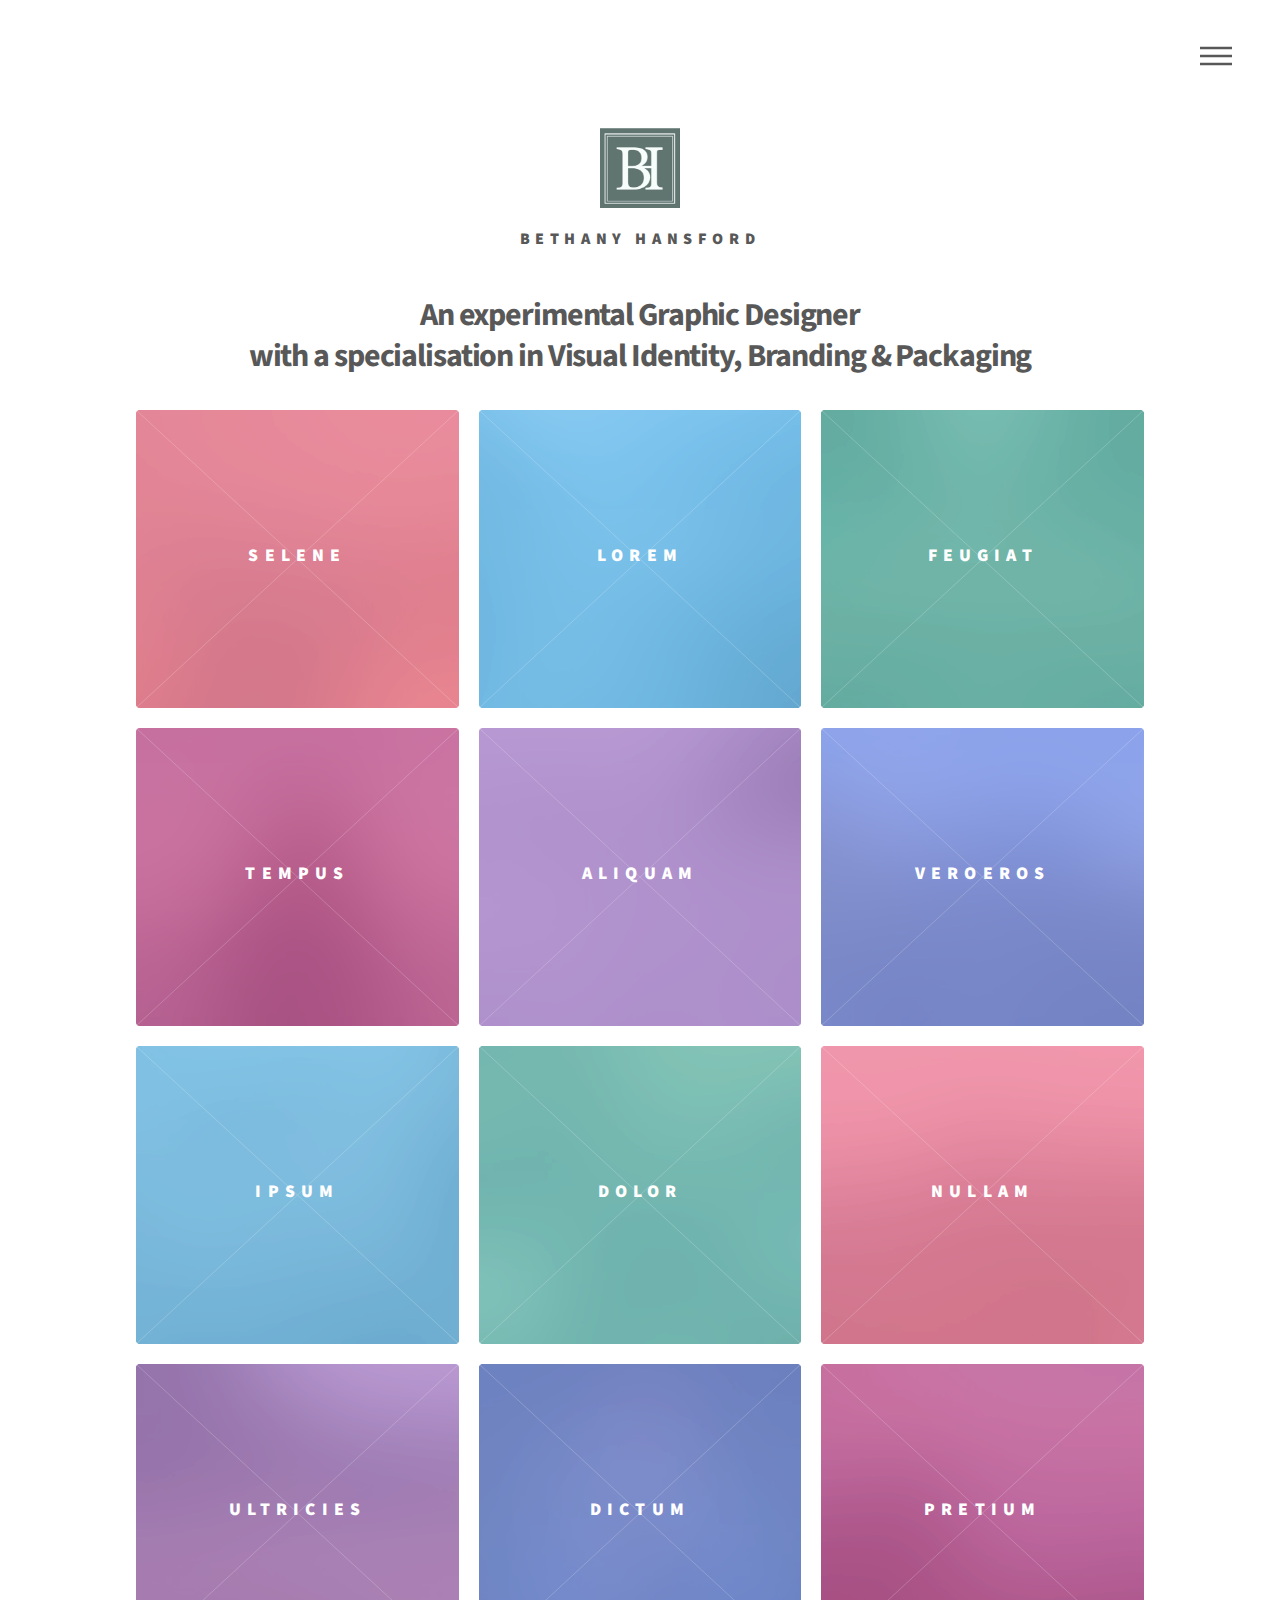
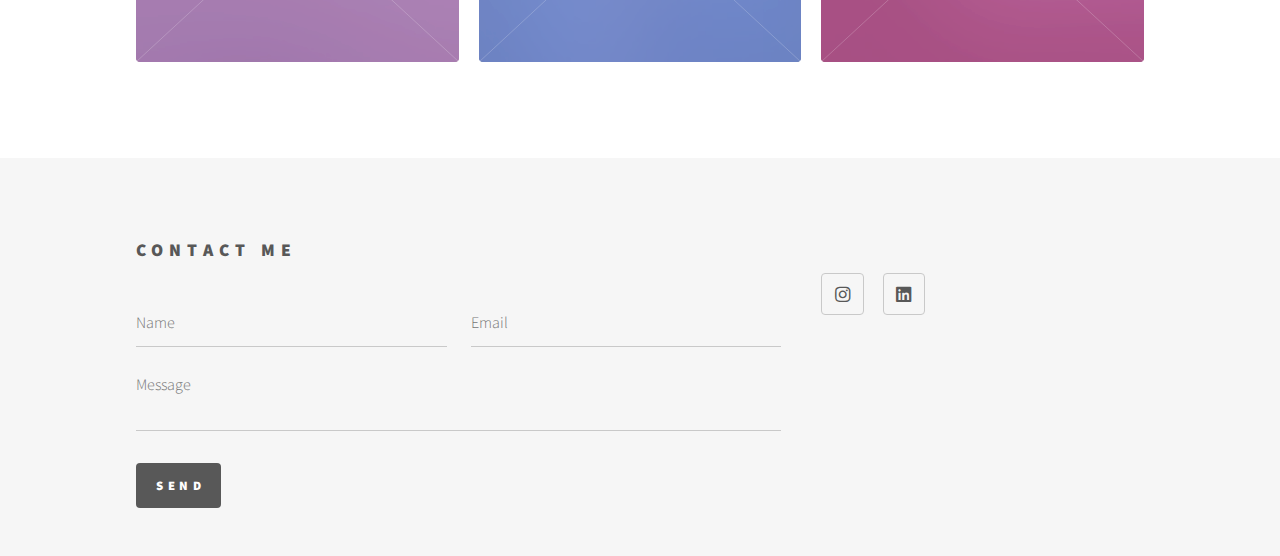
<file: index.html>
<!DOCTYPE HTML>
<!--
	Phantom by HTML5 UP
	html5up.net | @ajlkn
	Free for personal and commercial use under the CCA 3.0 license (html5up.net/license)
-->
<html>
	<head>
		<title>Phantom by HTML5 UP</title>
		<meta charset="utf-8" />
		<meta name="viewport" content="width=device-width, initial-scale=1, user-scalable=no" />
		<link rel="stylesheet" href="assets/css/main.css" />
		<noscript><link rel="stylesheet" href="assets/css/noscript.css" /></noscript>
	</head>
	<body class="is-preload">
		<!-- Wrapper -->
			<div id="wrapper">

				<!-- Header -->
					<header id="header">
						<div class="inner">

							<!-- Logo -->
								<a href="index.html" class="logo">
									<span class="symbol"><img src="images/logo.png" alt="" /></span><span class="title">Bethany Hansford</span>
								</a>

							<!-- Nav -->
								<nav>
									<ul>
										<li><a href="#menu">Menu</a></li>
									</ul>
								</nav>

						</div>
					</header>

				<!-- Menu -->
					<nav id="menu">
						<h2>Menu</h2>
						<ul>
							<li><a href="index.html">Home</a></li>
							<li><a href="about_me.html">About Me</a></li>
							<li><a href="generic.html">Tempus etiam</a></li>
							<li><a href="generic.html">Consequat dolor</a></li>
							<li><a href="elements.html">Elements</a></li>
						</ul>
					</nav>

				<!-- Main -->
					<div id="main">
						<div class="inner">
							<header>
								<h1>An experimental Graphic Designer<br />
								with a specialisation in Visual Identity, Branding & Packaging</h1>	
							</header>
							<section class="tiles">
								<!-- Selene -->
								<article class="style1">
									<span class="image">
										<img src="images/pic01.jpg" alt="" />
									</span>
									<a href="selene.html">
										<h2>selene</h2>
										<div class="content">
											<p>A subscription box service providing girls with self care products during their periods</p>
										</div>
									</a> 
								</article>
								<article class="style2">
									<span class="image">
										<img src="images/pic02.jpg" alt="" />
									</span>
									<a href="generic.html">
										<h2>Lorem</h2>
										<div class="content">
											<p>Sed nisl arcu euismod sit amet nisi lorem etiam dolor veroeros et feugiat.</p>
										</div>
									</a>
								</article>
								<article class="style3">
									<span class="image">
										<img src="images/pic03.jpg" alt="" />
									</span>
									<a href="generic.html">
										<h2>Feugiat</h2>
										<div class="content">
											<p>Sed nisl arcu euismod sit amet nisi lorem etiam dolor veroeros et feugiat.</p>
										</div>
									</a>
								</article>
								<article class="style4">
									<span class="image">
										<img src="images/pic04.jpg" alt="" />
									</span>
									<a href="generic.html">
										<h2>Tempus</h2>
										<div class="content">
											<p>Sed nisl arcu euismod sit amet nisi lorem etiam dolor veroeros et feugiat.</p>
										</div>
									</a>
								</article>
								<article class="style5">
									<span class="image">
										<img src="images/pic05.jpg" alt="" />
									</span>
									<a href="generic.html">
										<h2>Aliquam</h2>
										<div class="content">
											<p>Sed nisl arcu euismod sit amet nisi lorem etiam dolor veroeros et feugiat.</p>
										</div>
									</a>
								</article>
								<article class="style6">
									<span class="image">
										<img src="images/pic06.jpg" alt="" />
									</span>
									<a href="generic.html">
										<h2>Veroeros</h2>
										<div class="content">
											<p>Sed nisl arcu euismod sit amet nisi lorem etiam dolor veroeros et feugiat.</p>
										</div>
									</a>
								</article>
								<article class="style2">
									<span class="image">
										<img src="images/pic07.jpg" alt="" />
									</span>
									<a href="generic.html">
										<h2>Ipsum</h2>
										<div class="content">
											<p>Sed nisl arcu euismod sit amet nisi lorem etiam dolor veroeros et feugiat.</p>
										</div>
									</a>
								</article>
								<article class="style3">
									<span class="image">
										<img src="images/pic08.jpg" alt="" />
									</span>
									<a href="generic.html">
										<h2>Dolor</h2>
										<div class="content">
											<p>Sed nisl arcu euismod sit amet nisi lorem etiam dolor veroeros et feugiat.</p>
										</div>
									</a>
								</article>
								<article class="style1">
									<span class="image">
										<img src="images/pic09.jpg" alt="" />
									</span>
									<a href="generic.html">
										<h2>Nullam</h2>
										<div class="content">
											<p>Sed nisl arcu euismod sit amet nisi lorem etiam dolor veroeros et feugiat.</p>
										</div>
									</a>
								</article>
								<article class="style5">
									<span class="image">
										<img src="images/pic10.jpg" alt="" />
									</span>
									<a href="generic.html">
										<h2>Ultricies</h2>
										<div class="content">
											<p>Sed nisl arcu euismod sit amet nisi lorem etiam dolor veroeros et feugiat.</p>
										</div>
									</a>
								</article>
								<article class="style6">
									<span class="image">
										<img src="images/pic11.jpg" alt="" />
									</span>
									<a href="generic.html">
										<h2>Dictum</h2>
										<div class="content">
											<p>Sed nisl arcu euismod sit amet nisi lorem etiam dolor veroeros et feugiat.</p>
										</div>
									</a>
								</article>
								<article class="style4">
									<span class="image">
										<img src="images/pic12.jpg" alt="" />
									</span>
									<a href="generic.html">
										<h2>Pretium</h2>
										<div class="content">
											<p>Sed nisl arcu euismod sit amet nisi lorem etiam dolor veroeros et feugiat.</p>
										</div>
									</a>
								</article>
							</section>
						</div>
					</div>

				<!-- Footer -->
					<footer id="footer">
						<div class="inner">
							<section>
								<h2>Contact Me</h2>
								<form action="mailto:bethhansford2002@icloud.com" method="post" enctype="text/plain">
									<div class="fields">
										<div class="field half">
											<input type="text" name="name" id="name" placeholder="Name" />
										</div>
										<div class="field half">
											<input type="email" name="email" id="email" placeholder="Email" />
										</div>
										<div class="field">
											<textarea name="message" id="message" placeholder="Message"></textarea>
										</div>
									</div>
									<ul class="actions">
										<li><input type="submit" value="Send" class="primary" /></li>
									</ul>
								</form>
							</section>
							<section>
								<h2></h2>
								<ul class="icons">
									<li><a href="#" class="icon brands style2 fa-instagram"><span class="label">Instagram</span></a></li>
									<li><a href="#" class="icon brands style2 fa-linkedin"><span class="label">Instagram</span></a></li>
								</ul>
							</section>
						</div>
					</footer>

			</div>

		<!-- Scripts -->
			<script src="assets/js/jquery.min.js"></script>
			<script src="assets/js/browser.min.js"></script>
			<script src="assets/js/breakpoints.min.js"></script>
			<script src="assets/js/util.js"></script>
			<script src="assets/js/main.js"></script>

	</body>
</html>
</file>
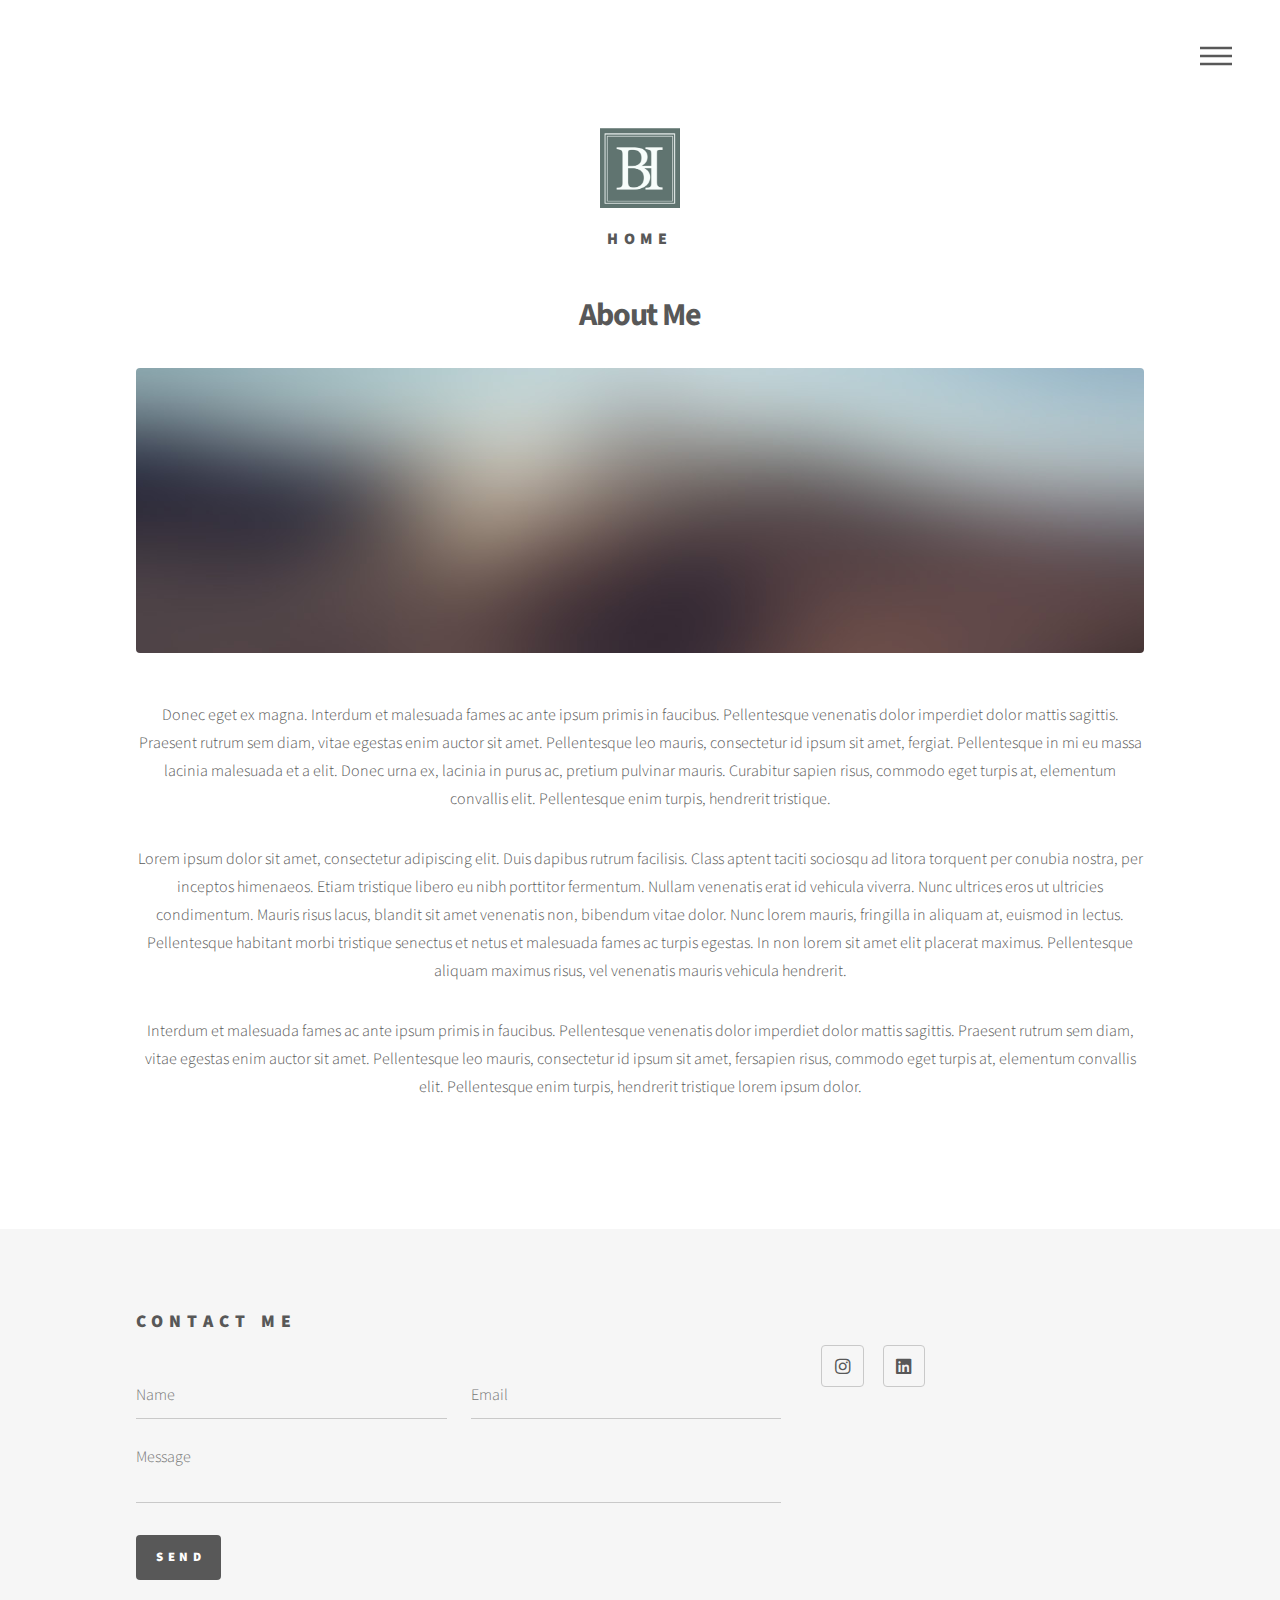
<file: about_me.html>
<!DOCTYPE HTML>
<!--
	Phantom by HTML5 UP
	html5up.net | @ajlkn
	Free for personal and commercial use under the CCA 3.0 license (html5up.net/license)
-->
<html>
	<head>
		<title>About Me Page</title>
		<meta charset="utf-8" />
		<meta name="viewport" content="width=device-width, initial-scale=1, user-scalable=no" />
		<link rel="stylesheet" href="assets/css/main.css" />
		<noscript><link rel="stylesheet" href="assets/css/noscript.css" /></noscript>
	</head>
	<body class="is-preload">
		<!-- Wrapper -->
			<div id="wrapper">

				<!-- Header -->
					<header id="header">
						<div class="inner">

							<!-- Logo -->
								<a href="index.html" class="logo">
									<span class="symbol"><img src="images/logo.png" alt="" /></span><span class="title">Home</span>
								</a>

							<!-- Nav -->
								<nav>
									<ul>
										<li><a href="#menu">Menu</a></li>
									</ul>
								</nav>

						</div>
					</header>

				<!-- Menu -->
					<nav id="menu">
						<h2>Menu</h2>
						<ul>
							<li><a href="index.html">Home</a></li>
							<li><a href="about_me.html">About Me</a></li>
							<li><a href="generic.html">Tempus etiam</a></li>
							<li><a href="generic.html">Consequat dolor</a></li>
							<li><a href="elements.html">Elements</a></li>
						</ul>
					</nav>

				<!-- Main -->
					<div id="main">
						<div class="inner">
							<h1>About Me</h1>
							<span class="image main"><img src="images/pic13.jpg" alt="" /></span>
							<p>Donec eget ex magna. Interdum et malesuada fames ac ante ipsum primis in faucibus. Pellentesque venenatis dolor imperdiet dolor mattis sagittis. Praesent rutrum sem diam, vitae egestas enim auctor sit amet. Pellentesque leo mauris, consectetur id ipsum sit amet, fergiat. Pellentesque in mi eu massa lacinia malesuada et a elit. Donec urna ex, lacinia in purus ac, pretium pulvinar mauris. Curabitur sapien risus, commodo eget turpis at, elementum convallis elit. Pellentesque enim turpis, hendrerit tristique.</p>
							<p>Lorem ipsum dolor sit amet, consectetur adipiscing elit. Duis dapibus rutrum facilisis. Class aptent taciti sociosqu ad litora torquent per conubia nostra, per inceptos himenaeos. Etiam tristique libero eu nibh porttitor fermentum. Nullam venenatis erat id vehicula viverra. Nunc ultrices eros ut ultricies condimentum. Mauris risus lacus, blandit sit amet venenatis non, bibendum vitae dolor. Nunc lorem mauris, fringilla in aliquam at, euismod in lectus. Pellentesque habitant morbi tristique senectus et netus et malesuada fames ac turpis egestas. In non lorem sit amet elit placerat maximus. Pellentesque aliquam maximus risus, vel venenatis mauris vehicula hendrerit.</p>
							<p>Interdum et malesuada fames ac ante ipsum primis in faucibus. Pellentesque venenatis dolor imperdiet dolor mattis sagittis. Praesent rutrum sem diam, vitae egestas enim auctor sit amet. Pellentesque leo mauris, consectetur id ipsum sit amet, fersapien risus, commodo eget turpis at, elementum convallis elit. Pellentesque enim turpis, hendrerit tristique lorem ipsum dolor.</p>
						</div>
					</div>

				<!-- Footer -->
					<footer id="footer">
						<div class="inner">
							<section>
								<h2>Contact me</h2>
								<form action="mailto:bethhansford2002@icloud.com" method="post" enctype="text/plain">
									<div class="fields">
										<div class="field half">
											<input type="text" name="name" id="name" placeholder="Name" />
										</div>
										<div class="field half">
											<input type="email" name="email" id="email" placeholder="Email" />
										</div>	
										<div class="field">	
											<textarea name="message" id="message" placeholder="Message"></textarea>
										</div>
									</div>
									<ul class="actions">
										<li><input type="submit" value="Send" class="primary" /></li>
									</ul>
								</form> 	
							</section>
							<section>
								<h2></h2>
								<ul class="icons">
									<li><a href="#" class="icon brands style2 fa-instagram"><span class="label">Instagram</span></a></li>
									<li><a href="#" class="icon brands style2 fa-linkedin"><span class="label">Instagram</span></a></li>	
								</ul>
							</section>
						</div>
					</footer>

			</div>

		<!-- Scripts -->
			<script src="assets/js/jquery.min.js"></script>
			<script src="assets/js/browser.min.js"></script>
			<script src="assets/js/breakpoints.min.js"></script>
			<script src="assets/js/util.js"></script>
			<script src="assets/js/main.js"></script>

	</body>
</html>
</file>
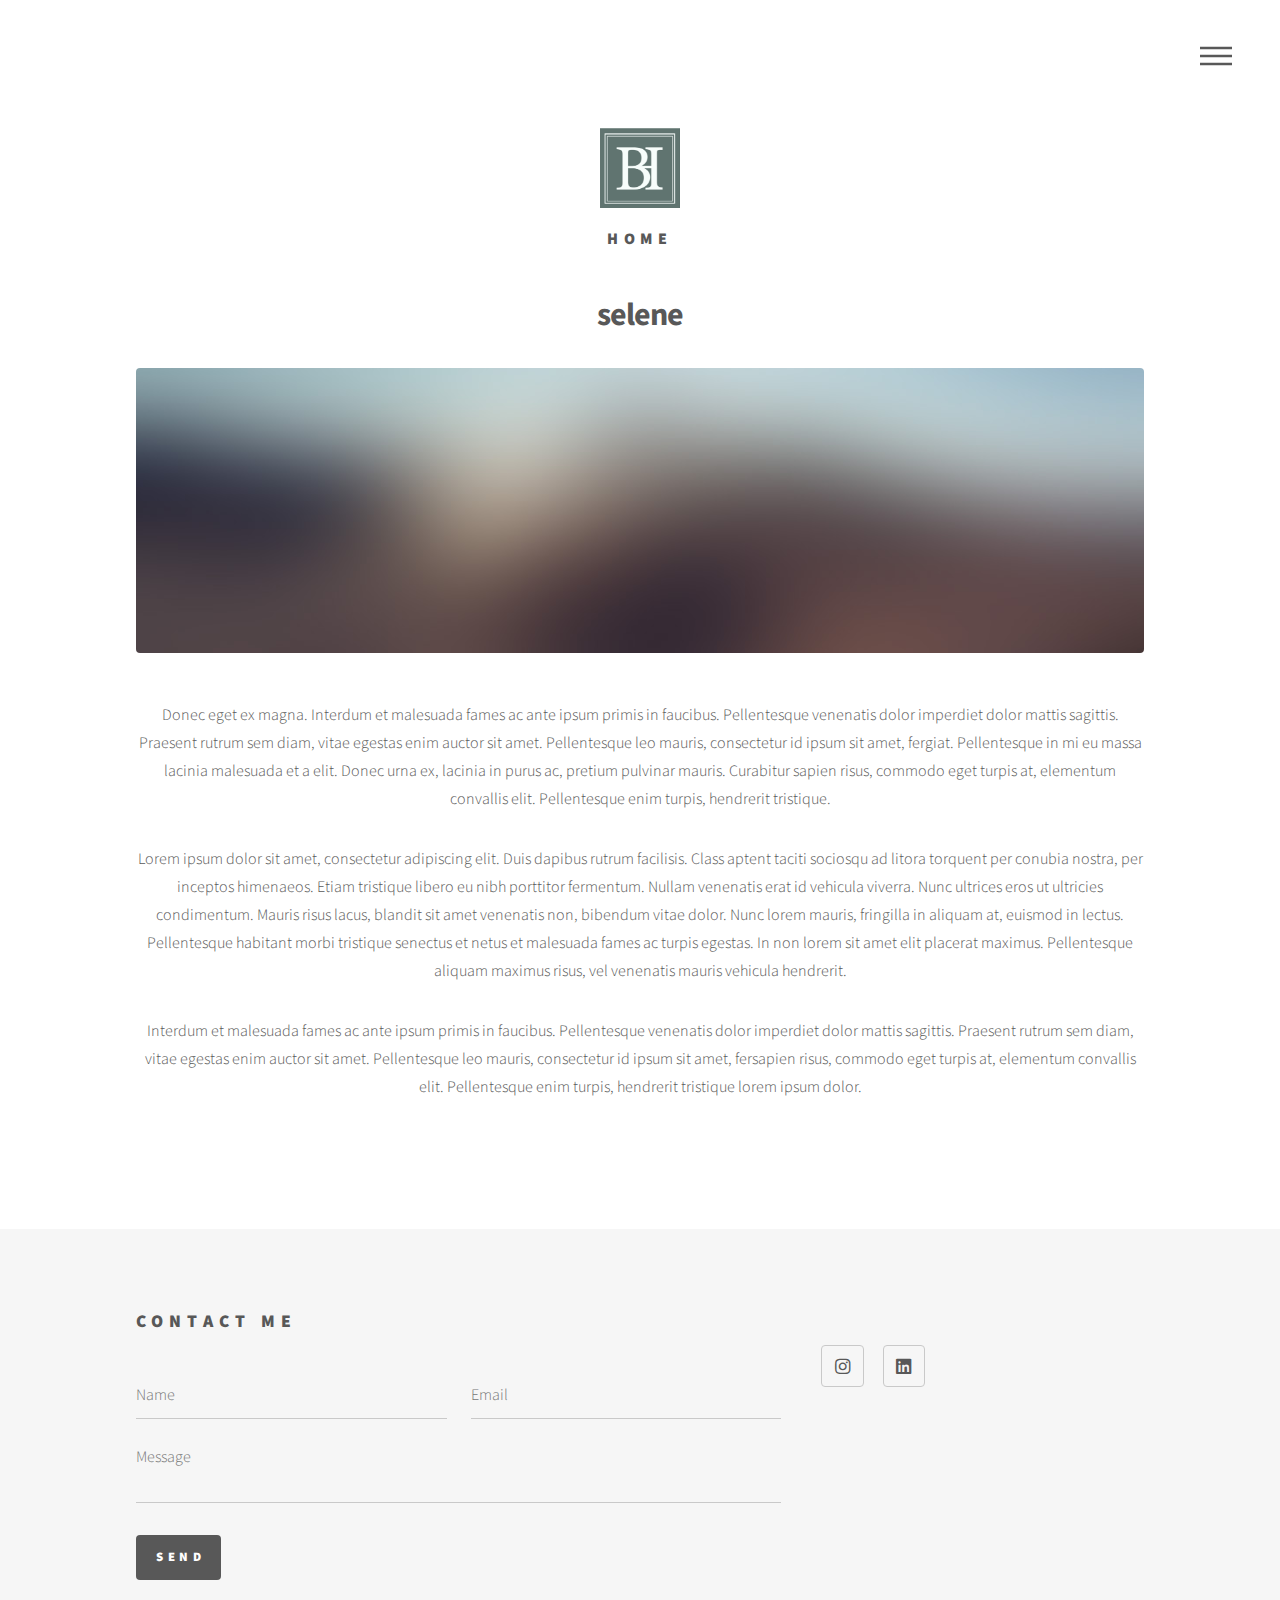
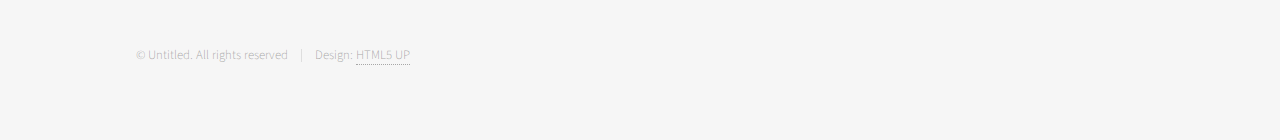
<file: selene.html>
<!DOCTYPE HTML>
<!--
	Phantom by HTML5 UP
	html5up.net | @ajlkn
	Free for personal and commercial use under the CCA 3.0 license (html5up.net/license)
-->
<html>
	<head>
		<title>Selene</title>
		<meta charset="utf-8" />
		<meta name="viewport" content="width=device-width, initial-scale=1, user-scalable=no" />
		<link rel="stylesheet" href="assets/css/main.css" />
		<noscript><link rel="stylesheet" href="assets/css/noscript.css" /></noscript>
	</head>
	<body class="is-preload">
		<!-- Wrapper -->
			<div id="wrapper">

				<!-- Header -->
					<header id="header">
						<div class="inner">

							<!-- Logo -->
								<a href="index.html" class="logo">
									<span class="symbol"><img src="images/logo.png" alt="" /></span><span class="title">Home</span>
								</a>

							<!-- Nav -->
								<nav>
									<ul>
										<li><a href="#menu">Menu</a></li>
									</ul>
								</nav>

						</div>
					</header>

				<!-- Menu -->
					<nav id="menu">
						<h2>Menu</h2>
						<ul>
							<li><a href="index.html">Home</a></li>
							<li><a href="about_me.html">About Me</a></li>
							<li><a href="generic.html">Tempus etiam</a></li>
							<li><a href="generic.html">Consequat dolor</a></li>
							<li><a href="elements.html">Elements</a></li>
						</ul>
					</nav>

				<!-- Main -->
					<div id="main">
						<div class="inner">
							<h1>selene</h1>
							<span class="image main"><img src="images/pic13.jpg" alt="" /></span>
							<p>Donec eget ex magna. Interdum et malesuada fames ac ante ipsum primis in faucibus. Pellentesque venenatis dolor imperdiet dolor mattis sagittis. Praesent rutrum sem diam, vitae egestas enim auctor sit amet. Pellentesque leo mauris, consectetur id ipsum sit amet, fergiat. Pellentesque in mi eu massa lacinia malesuada et a elit. Donec urna ex, lacinia in purus ac, pretium pulvinar mauris. Curabitur sapien risus, commodo eget turpis at, elementum convallis elit. Pellentesque enim turpis, hendrerit tristique.</p>
							<p>Lorem ipsum dolor sit amet, consectetur adipiscing elit. Duis dapibus rutrum facilisis. Class aptent taciti sociosqu ad litora torquent per conubia nostra, per inceptos himenaeos. Etiam tristique libero eu nibh porttitor fermentum. Nullam venenatis erat id vehicula viverra. Nunc ultrices eros ut ultricies condimentum. Mauris risus lacus, blandit sit amet venenatis non, bibendum vitae dolor. Nunc lorem mauris, fringilla in aliquam at, euismod in lectus. Pellentesque habitant morbi tristique senectus et netus et malesuada fames ac turpis egestas. In non lorem sit amet elit placerat maximus. Pellentesque aliquam maximus risus, vel venenatis mauris vehicula hendrerit.</p>
							<p>Interdum et malesuada fames ac ante ipsum primis in faucibus. Pellentesque venenatis dolor imperdiet dolor mattis sagittis. Praesent rutrum sem diam, vitae egestas enim auctor sit amet. Pellentesque leo mauris, consectetur id ipsum sit amet, fersapien risus, commodo eget turpis at, elementum convallis elit. Pellentesque enim turpis, hendrerit tristique lorem ipsum dolor.</p>
						</div>
					</div>

				<!-- Footer -->
					<footer id="footer">
						<div class="inner">
							<section>
								<h2>Contact me</h2>
								<form action="mailto:bethhansford2002@icloud.com" method="post" enctype="text/plain">
									<div class="fields">
										<div class="field half">
											<input type="text" name="name" id="name" placeholder="Name" />
										</div>
										<div class="field half">
											<input type="email" name="email" id="email" placeholder="Email" />
										</div>
										<div class="field">
											<textarea name="message" id="message" placeholder="Message"></textarea>
										</div>
									</div>
									<ul class="actions">
										<li><input type="submit" value="Send" class="primary" /></li>
									</ul>
								</form>
							</section>
							<section>
								<h2></h2>
								<ul class="icons">
									<li><a href="#" class="icon brands style2 fa-instagram"><span class="label">Instagram</span></a></li>
									<li><a href="#" class="icon brands style2 fa-linkedin"><span class="label">Instagram</span></a></li>
								</ul>
							</section>
							<ul class="copyright">
								<li>&copy; Untitled. All rights reserved</li><li>Design: <a href="http://html5up.net">HTML5 UP</a></li>
							</ul>
						</div>
					</footer>

			</div>

		<!-- Scripts -->
			<script src="assets/js/jquery.min.js"></script>
			<script src="assets/js/browser.min.js"></script>
			<script src="assets/js/breakpoints.min.js"></script>
			<script src="assets/js/util.js"></script>
			<script src="assets/js/main.js"></script>

	</body>
</html>
</file>
<file: assets/css/noscript.css>
/*
	Phantom by HTML5 UP
	html5up.net | @ajlkn
	Free for personal and commercial use under the CCA 3.0 license (html5up.net/license)
*/

/* Tiles */

	body.is-preload .tiles article {
		-moz-transform: none;
		-webkit-transform: none;
		-ms-transform: none;
		transform: none;
		opacity: 1;
	}
</file>
<file: assets/css/main.css>
@import url(fontawesome-all.min.css);
@import url("https://fonts.googleapis.com/css?family=Source+Sans+Pro:300,700,900");

/*
	Phantom by HTML5 UP
	html5up.net | @ajlkn
	Free for personal and commercial use under the CCA 3.0 license (html5up.net/license)
*/

html, body, div, span, applet, object,
iframe, h1, h2, h3, h4, h5, h6, p, blockquote,
pre, a, abbr, acronym, address, big, cite,
code, del, dfn, em, img, ins, kbd, q, s, samp,
small, strike, strong, sub, sup, tt, var, b,
u, i, center, dl, dt, dd, ol, ul, li, fieldset,
form, label, legend, table, caption, tbody,
tfoot, thead, tr, th, td, article, aside,
canvas, details, embed, figure, figcaption,
footer, header, hgroup, menu, nav, output, ruby,
section, summary, time, mark, audio, video {
	margin: 0;
	padding: 0;
	border: 0;
	font-size: 100%;
	font: inherit;
	vertical-align: baseline;}

article, aside, details, figcaption, figure,
footer, header, hgroup, menu, nav, section {
	display: block;}

body {
	line-height: 1;
}

ol, ul {
	list-style: none;
}

blockquote, q {
	quotes: none;
}

	blockquote:before, blockquote:after, q:before, q:after {
		content: '';
		content: none;
	}

table {
	border-collapse: collapse;
	border-spacing: 0;
}

body {
	-webkit-text-size-adjust: none;
}

mark {
	background-color: transparent;
	color: inherit;
}

input::-moz-focus-inner {
	border: 0;
	padding: 0;
}

input, select, textarea {
	-moz-appearance: none;
	-webkit-appearance: none;
	-ms-appearance: none;
	appearance: none;
}

/* Basic */

	@-ms-viewport {
		width: device-width;
	}

	body {
		-ms-overflow-style: scrollbar;
	}

	@media screen and (max-width: 480px) {

		html, body {
			min-width: 320px;
		}

	}

	html {
		box-sizing: border-box;
	}

	*, *:before, *:after {
		box-sizing: inherit;
	}

	body {
		background: #ffffff;
	}

		body.is-preload *, body.is-preload *:before, body.is-preload *:after {
			-moz-animation: none !important;
			-webkit-animation: none !important;
			-ms-animation: none !important;
			animation: none !important;
			-moz-transition: none !important;
			-webkit-transition: none !important;
			-ms-transition: none !important;
			transition: none !important;
		}

/* Type */

	body, input, select, textarea {
		color: #585858;
		font-family: "Source Sans Pro", Helvetica, sans-serif;
		font-size: 16pt;
		font-weight: 300;
		line-height: 1.75;
	}

		@media screen and (max-width: 1680px) {

			body, input, select, textarea {
				font-size: 14pt;
			}

		}

		@media screen and (max-width: 1280px) {

			body, input, select, textarea {
				font-size: 12pt;
			}

		}

	a {
		-moz-transition: border-bottom-color 0.2s ease, color 0.2s ease;
		-webkit-transition: border-bottom-color 0.2s ease, color 0.2s ease;
		-ms-transition: border-bottom-color 0.2s ease, color 0.2s ease;
		transition: border-bottom-color 0.2s ease, color 0.2s ease;
		text-decoration: none;
		color: #585858;
		border-bottom: dotted 1px rgba(88, 88, 88, 0.5);
	}

		a:hover {
			border-bottom-color: transparent;
			color: #f2849e !important;
		}

	strong, b {
		font-weight: 900;
	}

	em, i {
		font-style: italic;
	}

	p {
		margin: 0 0 2em 0;
	}

	h1 {
		font-size: 2em;
		font-weight: 700;
		line-height: 1.3;
		margin: 0 0 1em 0;
		letter-spacing: -0.035em;
	}

		h1 a {
			color: inherit;
		}

		@media screen and (max-width: 736px) {

			h1 {
				font-size: 2em;
				margin: 0 0 1em 0;
			}

		}

		@media screen and (max-width: 360px) {

			h1 {
				font-size: 1.75em;
			}

		}

	h2, h3, h4, h5, h6 {
		font-weight: 900;
		line-height: 1.5;
		margin: 0 0 2em 0;
		text-transform: uppercase;
		letter-spacing: 0.35em;
	}

		h2 a, h3 a, h4 a, h5 a, h6 a {
			color: inherit;
		}

	h2 {
		font-size: 1.1em;
	}

	h3 {
		font-size: 1em;
	}

	h4 {
		font-size: 0.8em;
	}

	h5 {
		font-size: 0.8em;
	}

	h6 {
		font-size: 0.8em;
	}

	@media screen and (max-width: 980px) {

		h1 br, h2 br, h3 br, h4 br, h5 br, h6 br {
			display: none;
		}

	}

	@media screen and (max-width: 736px) {

		h2 {
			font-size: 1em;
		}

		h3 {
			font-size: 0.8em;
		}

	}

	sub {
		font-size: 0.8em;
		position: relative;
		top: 0.5em;
	}

	sup {
		font-size: 0.8em;
		position: relative;
		top: -0.5em;
	}

	blockquote {
		border-left: solid 4px #c9c9c9;
		font-style: italic;
		margin: 0 0 2em 0;
		padding: 0.5em 0 0.5em 2em;
	}

	code {
		background: rgba(144, 144, 144, 0.075);
		border-radius: 4px;
		border: solid 1px #c9c9c9;
		font-family: "Courier New", monospace;
		font-size: 0.9em;
		margin: 0 0.25em;
		padding: 0.25em 0.65em;
	}

	pre {
		-webkit-overflow-scrolling: touch;
		font-family: "Courier New", monospace;
		font-size: 0.9em;
		margin: 0 0 2em 0;
	}

		pre code {
			display: block;
			line-height: 1.75;
			padding: 1em 1.5em;
			overflow-x: auto;
		}

	hr {
		border: 0;
		border-bottom: solid 1px #c9c9c9;
		margin: 2em 0;
	}

		hr.major {
			margin: 3em 0;
		}

	.align-left {
		text-align: left;
	}

	.align-center {
		text-align: center;
	}

	.align-right {
		text-align: right;
	}

/* Row */

	.row {
		display: flex;
		flex-wrap: wrap;
		box-sizing: border-box;
		align-items: stretch;
	}

		.row > * {
			box-sizing: border-box;
		}

		.row.gtr-uniform > * > :last-child {
			margin-bottom: 0;
		}

		.row.aln-left {
			justify-content: flex-start;
		}

		.row.aln-center {
			justify-content: center;
		}

		.row.aln-right {
			justify-content: flex-end;
		}

		.row.aln-top {
			align-items: flex-start;
		}

		.row.aln-middle {
			align-items: center;
		}

		.row.aln-bottom {
			align-items: flex-end;
		}

		.row > .imp {
			order: -1;
		}

		.row > .col-1 {
			width: 8.33333%;
		}

		.row > .off-1 {
			margin-left: 8.33333%;
		}

		.row > .col-2 {
			width: 16.66667%;
		}

		.row > .off-2 {
			margin-left: 16.66667%;
		}

		.row > .col-3 {
			width: 25%;
		}

		.row > .off-3 {
			margin-left: 25%;
		}

		.row > .col-4 {
			width: 33.33333%;
		}

		.row > .off-4 {
			margin-left: 33.33333%;
		}

		.row > .col-5 {
			width: 41.66667%;
		}

		.row > .off-5 {
			margin-left: 41.66667%;
		}

		.row > .col-6 {
			width: 50%;
		}

		.row > .off-6 {
			margin-left: 50%;
		}

		.row > .col-7 {
			width: 58.33333%;
		}

		.row > .off-7 {
			margin-left: 58.33333%;
		}

		.row > .col-8 {
			width: 66.66667%;
		}

		.row > .off-8 {
			margin-left: 66.66667%;
		}

		.row > .col-9 {
			width: 75%;
		}

		.row > .off-9 {
			margin-left: 75%;
		}

		.row > .col-10 {
			width: 83.33333%;
		}

		.row > .off-10 {
			margin-left: 83.33333%;
		}

		.row > .col-11 {
			width: 91.66667%;
		}

		.row > .off-11 {
			margin-left: 91.66667%;
		}

		.row > .col-12 {
			width: 100%;
		}

		.row > .off-12 {
			margin-left: 100%;
		}

		.row.gtr-0 {
			margin-top: 0;
			margin-left: 0em;
		}

			.row.gtr-0 > * {
				padding: 0 0 0 0em;
			}

			.row.gtr-0.gtr-uniform {
				margin-top: 0em;
			}

				.row.gtr-0.gtr-uniform > * {
					padding-top: 0em;
				}

		.row.gtr-25 {
			margin-top: 0;
			margin-left: -0.5em;
		}

			.row.gtr-25 > * {
				padding: 0 0 0 0.5em;
			}

			.row.gtr-25.gtr-uniform {
				margin-top: -0.5em;
			}

				.row.gtr-25.gtr-uniform > * {
					padding-top: 0.5em;
				}

		.row.gtr-50 {
			margin-top: 0;
			margin-left: -1em;
		}

			.row.gtr-50 > * {
				padding: 0 0 0 1em;
			}

			.row.gtr-50.gtr-uniform {
				margin-top: -1em;
			}

				.row.gtr-50.gtr-uniform > * {
					padding-top: 1em;
				}

		.row {
			margin-top: 0;
			margin-left: -2em;
		}

			.row > * {
				padding: 0 0 0 2em;
			}

			.row.gtr-uniform {
				margin-top: -2em;
			}

				.row.gtr-uniform > * {
					padding-top: 2em;
				}

		.row.gtr-150 {
			margin-top: 0;
			margin-left: -3em;
		}

			.row.gtr-150 > * {
				padding: 0 0 0 3em;
			}

			.row.gtr-150.gtr-uniform {
				margin-top: -3em;
			}

				.row.gtr-150.gtr-uniform > * {
					padding-top: 3em;
				}

		.row.gtr-200 {
			margin-top: 0;
			margin-left: -4em;
		}

			.row.gtr-200 > * {
				padding: 0 0 0 4em;
			}

			.row.gtr-200.gtr-uniform {
				margin-top: -4em;
			}

				.row.gtr-200.gtr-uniform > * {
					padding-top: 4em;
				}

		@media screen and (max-width: 1680px) {

			.row {
				display: flex;
				flex-wrap: wrap;
				box-sizing: border-box;
				align-items: stretch;
			}

				.row > * {
					box-sizing: border-box;
				}

				.row.gtr-uniform > * > :last-child {
					margin-bottom: 0;
				}

				.row.aln-left {
					justify-content: flex-start;
				}

				.row.aln-center {
					justify-content: center;
				}

				.row.aln-right {
					justify-content: flex-end;
				}

				.row.aln-top {
					align-items: flex-start;
				}

				.row.aln-middle {
					align-items: center;
				}

				.row.aln-bottom {
					align-items: flex-end;
				}

				.row > .imp-xlarge {
					order: -1;
				}

				.row > .col-1-xlarge {
					width: 8.33333%;
				}

				.row > .off-1-xlarge {
					margin-left: 8.33333%;
				}

				.row > .col-2-xlarge {
					width: 16.66667%;
				}

				.row > .off-2-xlarge {
					margin-left: 16.66667%;
				}

				.row > .col-3-xlarge {
					width: 25%;
				}

				.row > .off-3-xlarge {
					margin-left: 25%;
				}

				.row > .col-4-xlarge {
					width: 33.33333%;
				}

				.row > .off-4-xlarge {
					margin-left: 33.33333%;
				}

				.row > .col-5-xlarge {
					width: 41.66667%;
				}

				.row > .off-5-xlarge {
					margin-left: 41.66667%;
				}

				.row > .col-6-xlarge {
					width: 50%;
				}

				.row > .off-6-xlarge {
					margin-left: 50%;
				}

				.row > .col-7-xlarge {
					width: 58.33333%;
				}

				.row > .off-7-xlarge {
					margin-left: 58.33333%;
				}

				.row > .col-8-xlarge {
					width: 66.66667%;
				}

				.row > .off-8-xlarge {
					margin-left: 66.66667%;
				}

				.row > .col-9-xlarge {
					width: 75%;
				}

				.row > .off-9-xlarge {
					margin-left: 75%;
				}

				.row > .col-10-xlarge {
					width: 83.33333%;
				}

				.row > .off-10-xlarge {
					margin-left: 83.33333%;
				}

				.row > .col-11-xlarge {
					width: 91.66667%;
				}

				.row > .off-11-xlarge {
					margin-left: 91.66667%;
				}

				.row > .col-12-xlarge {
					width: 100%;
				}

				.row > .off-12-xlarge {
					margin-left: 100%;
				}

				.row.gtr-0 {
					margin-top: 0;
					margin-left: 0em;
				}

					.row.gtr-0 > * {
						padding: 0 0 0 0em;
					}

					.row.gtr-0.gtr-uniform {
						margin-top: 0em;
					}

						.row.gtr-0.gtr-uniform > * {
							padding-top: 0em;
						}

				.row.gtr-25 {
					margin-top: 0;
					margin-left: -0.5em;
				}

					.row.gtr-25 > * {
						padding: 0 0 0 0.5em;
					}

					.row.gtr-25.gtr-uniform {
						margin-top: -0.5em;
					}

						.row.gtr-25.gtr-uniform > * {
							padding-top: 0.5em;
						}

				.row.gtr-50 {
					margin-top: 0;
					margin-left: -1em;
				}

					.row.gtr-50 > * {
						padding: 0 0 0 1em;
					}

					.row.gtr-50.gtr-uniform {
						margin-top: -1em;
					}

						.row.gtr-50.gtr-uniform > * {
							padding-top: 1em;
						}

				.row {
					margin-top: 0;
					margin-left: -2em;
				}

					.row > * {
						padding: 0 0 0 2em;
					}

					.row.gtr-uniform {
						margin-top: -2em;
					}

						.row.gtr-uniform > * {
							padding-top: 2em;
						}

				.row.gtr-150 {
					margin-top: 0;
					margin-left: -3em;
				}

					.row.gtr-150 > * {
						padding: 0 0 0 3em;
					}

					.row.gtr-150.gtr-uniform {
						margin-top: -3em;
					}

						.row.gtr-150.gtr-uniform > * {
							padding-top: 3em;
						}

				.row.gtr-200 {
					margin-top: 0;
					margin-left: -4em;
				}

					.row.gtr-200 > * {
						padding: 0 0 0 4em;
					}

					.row.gtr-200.gtr-uniform {
						margin-top: -4em;
					}

						.row.gtr-200.gtr-uniform > * {
							padding-top: 4em;
						}

		}

		@media screen and (max-width: 1280px) {

			.row {
				display: flex;
				flex-wrap: wrap;
				box-sizing: border-box;
				align-items: stretch;
			}

				.row > * {
					box-sizing: border-box;
				}

				.row.gtr-uniform > * > :last-child {
					margin-bottom: 0;
				}

				.row.aln-left {
					justify-content: flex-start;
				}

				.row.aln-center {
					justify-content: center;
				}

				.row.aln-right {
					justify-content: flex-end;
				}

				.row.aln-top {
					align-items: flex-start;
				}

				.row.aln-middle {
					align-items: center;
				}

				.row.aln-bottom {
					align-items: flex-end;
				}

				.row > .imp-large {
					order: -1;
				}

				.row > .col-1-large {
					width: 8.33333%;
				}

				.row > .off-1-large {
					margin-left: 8.33333%;
				}

				.row > .col-2-large {
					width: 16.66667%;
				}

				.row > .off-2-large {
					margin-left: 16.66667%;
				}

				.row > .col-3-large {
					width: 25%;
				}

				.row > .off-3-large {
					margin-left: 25%;
				}

				.row > .col-4-large {
					width: 33.33333%;
				}

				.row > .off-4-large {
					margin-left: 33.33333%;
				}

				.row > .col-5-large {
					width: 41.66667%;
				}

				.row > .off-5-large {
					margin-left: 41.66667%;
				}

				.row > .col-6-large {
					width: 50%;
				}

				.row > .off-6-large {
					margin-left: 50%;
				}

				.row > .col-7-large {
					width: 58.33333%;
				}

				.row > .off-7-large {
					margin-left: 58.33333%;
				}

				.row > .col-8-large {
					width: 66.66667%;
				}

				.row > .off-8-large {
					margin-left: 66.66667%;
				}

				.row > .col-9-large {
					width: 75%;
				}

				.row > .off-9-large {
					margin-left: 75%;
				}

				.row > .col-10-large {
					width: 83.33333%;
				}

				.row > .off-10-large {
					margin-left: 83.33333%;
				}

				.row > .col-11-large {
					width: 91.66667%;
				}

				.row > .off-11-large {
					margin-left: 91.66667%;
				}

				.row > .col-12-large {
					width: 100%;
				}

				.row > .off-12-large {
					margin-left: 100%;
				}

				.row.gtr-0 {
					margin-top: 0;
					margin-left: 0em;
				}

					.row.gtr-0 > * {
						padding: 0 0 0 0em;
					}

					.row.gtr-0.gtr-uniform {
						margin-top: 0em;
					}

						.row.gtr-0.gtr-uniform > * {
							padding-top: 0em;
						}

				.row.gtr-25 {
					margin-top: 0;
					margin-left: -0.5em;
				}

					.row.gtr-25 > * {
						padding: 0 0 0 0.5em;
					}

					.row.gtr-25.gtr-uniform {
						margin-top: -0.5em;
					}

						.row.gtr-25.gtr-uniform > * {
							padding-top: 0.5em;
						}

				.row.gtr-50 {
					margin-top: 0;
					margin-left: -1em;
				}

					.row.gtr-50 > * {
						padding: 0 0 0 1em;
					}

					.row.gtr-50.gtr-uniform {
						margin-top: -1em;
					}

						.row.gtr-50.gtr-uniform > * {
							padding-top: 1em;
						}

				.row {
					margin-top: 0;
					margin-left: -2em;
				}

					.row > * {
						padding: 0 0 0 2em;
					}

					.row.gtr-uniform {
						margin-top: -2em;
					}

						.row.gtr-uniform > * {
							padding-top: 2em;
						}

				.row.gtr-150 {
					margin-top: 0;
					margin-left: -3em;
				}

					.row.gtr-150 > * {
						padding: 0 0 0 3em;
					}

					.row.gtr-150.gtr-uniform {
						margin-top: -3em;
					}

						.row.gtr-150.gtr-uniform > * {
							padding-top: 3em;
						}

				.row.gtr-200 {
					margin-top: 0;
					margin-left: -4em;
				}

					.row.gtr-200 > * {
						padding: 0 0 0 4em;
					}

					.row.gtr-200.gtr-uniform {
						margin-top: -4em;
					}

						.row.gtr-200.gtr-uniform > * {
							padding-top: 4em;
						}

		}

		@media screen and (max-width: 980px) {

			.row {
				display: flex;
				flex-wrap: wrap;
				box-sizing: border-box;
				align-items: stretch;
			}

				.row > * {
					box-sizing: border-box;
				}

				.row.gtr-uniform > * > :last-child {
					margin-bottom: 0;
				}

				.row.aln-left {
					justify-content: flex-start;
				}

				.row.aln-center {
					justify-content: center;
				}

				.row.aln-right {
					justify-content: flex-end;
				}

				.row.aln-top {
					align-items: flex-start;
				}

				.row.aln-middle {
					align-items: center;
				}

				.row.aln-bottom {
					align-items: flex-end;
				}

				.row > .imp-medium {
					order: -1;
				}

				.row > .col-1-medium {
					width: 8.33333%;
				}

				.row > .off-1-medium {
					margin-left: 8.33333%;
				}

				.row > .col-2-medium {
					width: 16.66667%;
				}

				.row > .off-2-medium {
					margin-left: 16.66667%;
				}

				.row > .col-3-medium {
					width: 25%;
				}

				.row > .off-3-medium {
					margin-left: 25%;
				}

				.row > .col-4-medium {
					width: 33.33333%;
				}

				.row > .off-4-medium {
					margin-left: 33.33333%;
				}

				.row > .col-5-medium {
					width: 41.66667%;
				}

				.row > .off-5-medium {
					margin-left: 41.66667%;
				}

				.row > .col-6-medium {
					width: 50%;
				}

				.row > .off-6-medium {
					margin-left: 50%;
				}

				.row > .col-7-medium {
					width: 58.33333%;
				}

				.row > .off-7-medium {
					margin-left: 58.33333%;
				}

				.row > .col-8-medium {
					width: 66.66667%;
				}

				.row > .off-8-medium {
					margin-left: 66.66667%;
				}

				.row > .col-9-medium {
					width: 75%;
				}

				.row > .off-9-medium {
					margin-left: 75%;
				}

				.row > .col-10-medium {
					width: 83.33333%;
				}

				.row > .off-10-medium {
					margin-left: 83.33333%;
				}

				.row > .col-11-medium {
					width: 91.66667%;
				}

				.row > .off-11-medium {
					margin-left: 91.66667%;
				}

				.row > .col-12-medium {
					width: 100%;
				}

				.row > .off-12-medium {
					margin-left: 100%;
				}

				.row.gtr-0 {
					margin-top: 0;
					margin-left: 0em;
				}

					.row.gtr-0 > * {
						padding: 0 0 0 0em;
					}

					.row.gtr-0.gtr-uniform {
						margin-top: 0em;
					}

						.row.gtr-0.gtr-uniform > * {
							padding-top: 0em;
						}

				.row.gtr-25 {
					margin-top: 0;
					margin-left: -0.375em;
				}

					.row.gtr-25 > * {
						padding: 0 0 0 0.375em;
					}

					.row.gtr-25.gtr-uniform {
						margin-top: -0.375em;
					}

						.row.gtr-25.gtr-uniform > * {
							padding-top: 0.375em;
						}

				.row.gtr-50 {
					margin-top: 0;
					margin-left: -0.75em;
				}

					.row.gtr-50 > * {
						padding: 0 0 0 0.75em;
					}

					.row.gtr-50.gtr-uniform {
						margin-top: -0.75em;
					}

						.row.gtr-50.gtr-uniform > * {
							padding-top: 0.75em;
						}

				.row {
					margin-top: 0;
					margin-left: -1.5em;
				}

					.row > * {
						padding: 0 0 0 1.5em;
					}

					.row.gtr-uniform {
						margin-top: -1.5em;
					}

						.row.gtr-uniform > * {
							padding-top: 1.5em;
						}

				.row.gtr-150 {
					margin-top: 0;
					margin-left: -2.25em;
				}

					.row.gtr-150 > * {
						padding: 0 0 0 2.25em;
					}

					.row.gtr-150.gtr-uniform {
						margin-top: -2.25em;
					}

						.row.gtr-150.gtr-uniform > * {
							padding-top: 2.25em;
						}

				.row.gtr-200 {
					margin-top: 0;
					margin-left: -3em;
				}

					.row.gtr-200 > * {
						padding: 0 0 0 3em;
					}

					.row.gtr-200.gtr-uniform {
						margin-top: -3em;
					}

						.row.gtr-200.gtr-uniform > * {
							padding-top: 3em;
						}

		}

		@media screen and (max-width: 736px) {

			.row {
				display: flex;
				flex-wrap: wrap;
				box-sizing: border-box;
				align-items: stretch;
			}

				.row > * {
					box-sizing: border-box;
				}

				.row.gtr-uniform > * > :last-child {
					margin-bottom: 0;
				}

				.row.aln-left {
					justify-content: flex-start;
				}

				.row.aln-center {
					justify-content: center;
				}

				.row.aln-right {
					justify-content: flex-end;
				}

				.row.aln-top {
					align-items: flex-start;
				}

				.row.aln-middle {
					align-items: center;
				}

				.row.aln-bottom {
					align-items: flex-end;
				}

				.row > .imp-small {
					order: -1;
				}

				.row > .col-1-small {
					width: 8.33333%;
				}

				.row > .off-1-small {
					margin-left: 8.33333%;
				}

				.row > .col-2-small {
					width: 16.66667%;
				}

				.row > .off-2-small {
					margin-left: 16.66667%;
				}

				.row > .col-3-small {
					width: 25%;
				}

				.row > .off-3-small {
					margin-left: 25%;
				}

				.row > .col-4-small {
					width: 33.33333%;
				}

				.row > .off-4-small {
					margin-left: 33.33333%;
				}

				.row > .col-5-small {
					width: 41.66667%;
				}

				.row > .off-5-small {
					margin-left: 41.66667%;
				}

				.row > .col-6-small {
					width: 50%;
				}

				.row > .off-6-small {
					margin-left: 50%;
				}

				.row > .col-7-small {
					width: 58.33333%;
				}

				.row > .off-7-small {
					margin-left: 58.33333%;
				}

				.row > .col-8-small {
					width: 66.66667%;
				}

				.row > .off-8-small {
					margin-left: 66.66667%;
				}

				.row > .col-9-small {
					width: 75%;
				}

				.row > .off-9-small {
					margin-left: 75%;
				}

				.row > .col-10-small {
					width: 83.33333%;
				}

				.row > .off-10-small {
					margin-left: 83.33333%;
				}

				.row > .col-11-small {
					width: 91.66667%;
				}

				.row > .off-11-small {
					margin-left: 91.66667%;
				}

				.row > .col-12-small {
					width: 100%;
				}

				.row > .off-12-small {
					margin-left: 100%;
				}

				.row.gtr-0 {
					margin-top: 0;
					margin-left: 0em;
				}

					.row.gtr-0 > * {
						padding: 0 0 0 0em;
					}

					.row.gtr-0.gtr-uniform {
						margin-top: 0em;
					}

						.row.gtr-0.gtr-uniform > * {
							padding-top: 0em;
						}

				.row.gtr-25 {
					margin-top: 0;
					margin-left: -0.25em;
				}

					.row.gtr-25 > * {
						padding: 0 0 0 0.25em;
					}

					.row.gtr-25.gtr-uniform {
						margin-top: -0.25em;
					}

						.row.gtr-25.gtr-uniform > * {
							padding-top: 0.25em;
						}

				.row.gtr-50 {
					margin-top: 0;
					margin-left: -0.5em;
				}

					.row.gtr-50 > * {
						padding: 0 0 0 0.5em;
					}

					.row.gtr-50.gtr-uniform {
						margin-top: -0.5em;
					}

						.row.gtr-50.gtr-uniform > * {
							padding-top: 0.5em;
						}

				.row {
					margin-top: 0;
					margin-left: -1em;
				}

					.row > * {
						padding: 0 0 0 1em;
					}

					.row.gtr-uniform {
						margin-top: -1em;
					}

						.row.gtr-uniform > * {
							padding-top: 1em;
						}

				.row.gtr-150 {
					margin-top: 0;
					margin-left: -1.5em;
				}

					.row.gtr-150 > * {
						padding: 0 0 0 1.5em;
					}

					.row.gtr-150.gtr-uniform {
						margin-top: -1.5em;
					}

						.row.gtr-150.gtr-uniform > * {
							padding-top: 1.5em;
						}

				.row.gtr-200 {
					margin-top: 0;
					margin-left: -2em;
				}

					.row.gtr-200 > * {
						padding: 0 0 0 2em;
					}

					.row.gtr-200.gtr-uniform {
						margin-top: -2em;
					}

						.row.gtr-200.gtr-uniform > * {
							padding-top: 2em;
						}

		}

		@media screen and (max-width: 480px) {

			.row {
				display: flex;
				flex-wrap: wrap;
				box-sizing: border-box;
				align-items: stretch;
			}

				.row > * {
					box-sizing: border-box;
				}

				.row.gtr-uniform > * > :last-child {
					margin-bottom: 0;
				}

				.row.aln-left {
					justify-content: flex-start;
				}

				.row.aln-center {
					justify-content: center;
				}

				.row.aln-right {
					justify-content: flex-end;
				}

				.row.aln-top {
					align-items: flex-start;
				}

				.row.aln-middle {
					align-items: center;
				}

				.row.aln-bottom {
					align-items: flex-end;
				}

				.row > .imp-xsmall {
					order: -1;
				}

				.row > .col-1-xsmall {
					width: 8.33333%;
				}

				.row > .off-1-xsmall {
					margin-left: 8.33333%;
				}

				.row > .col-2-xsmall {
					width: 16.66667%;
				}

				.row > .off-2-xsmall {
					margin-left: 16.66667%;
				}

				.row > .col-3-xsmall {
					width: 25%;
				}

				.row > .off-3-xsmall {
					margin-left: 25%;
				}

				.row > .col-4-xsmall {
					width: 33.33333%;
				}

				.row > .off-4-xsmall {
					margin-left: 33.33333%;
				}

				.row > .col-5-xsmall {
					width: 41.66667%;
				}

				.row > .off-5-xsmall {
					margin-left: 41.66667%;
				}

				.row > .col-6-xsmall {
					width: 50%;
				}

				.row > .off-6-xsmall {
					margin-left: 50%;
				}

				.row > .col-7-xsmall {
					width: 58.33333%;
				}

				.row > .off-7-xsmall {
					margin-left: 58.33333%;
				}

				.row > .col-8-xsmall {
					width: 66.66667%;
				}

				.row > .off-8-xsmall {
					margin-left: 66.66667%;
				}

				.row > .col-9-xsmall {
					width: 75%;
				}

				.row > .off-9-xsmall {
					margin-left: 75%;
				}

				.row > .col-10-xsmall {
					width: 83.33333%;
				}

				.row > .off-10-xsmall {
					margin-left: 83.33333%;
				}

				.row > .col-11-xsmall {
					width: 91.66667%;
				}

				.row > .off-11-xsmall {
					margin-left: 91.66667%;
				}

				.row > .col-12-xsmall {
					width: 100%;
				}

				.row > .off-12-xsmall {
					margin-left: 100%;
				}

				.row.gtr-0 {
					margin-top: 0;
					margin-left: 0em;
				}

					.row.gtr-0 > * {
						padding: 0 0 0 0em;
					}

					.row.gtr-0.gtr-uniform {
						margin-top: 0em;
					}

						.row.gtr-0.gtr-uniform > * {
							padding-top: 0em;
						}

				.row.gtr-25 {
					margin-top: 0;
					margin-left: -0.25em;
				}

					.row.gtr-25 > * {
						padding: 0 0 0 0.25em;
					}

					.row.gtr-25.gtr-uniform {
						margin-top: -0.25em;
					}

						.row.gtr-25.gtr-uniform > * {
							padding-top: 0.25em;
						}

				.row.gtr-50 {
					margin-top: 0;
					margin-left: -0.5em;
				}

					.row.gtr-50 > * {
						padding: 0 0 0 0.5em;
					}

					.row.gtr-50.gtr-uniform {
						margin-top: -0.5em;
					}

						.row.gtr-50.gtr-uniform > * {
							padding-top: 0.5em;
						}

				.row {
					margin-top: 0;
					margin-left: -1em;
				}

					.row > * {
						padding: 0 0 0 1em;
					}

					.row.gtr-uniform {
						margin-top: -1em;
					}

						.row.gtr-uniform > * {
							padding-top: 1em;
						}

				.row.gtr-150 {
					margin-top: 0;
					margin-left: -1.5em;
				}

					.row.gtr-150 > * {
						padding: 0 0 0 1.5em;
					}

					.row.gtr-150.gtr-uniform {
						margin-top: -1.5em;
					}

						.row.gtr-150.gtr-uniform > * {
							padding-top: 1.5em;
						}

				.row.gtr-200 {
					margin-top: 0;
					margin-left: -2em;
				}

					.row.gtr-200 > * {
						padding: 0 0 0 2em;
					}

					.row.gtr-200.gtr-uniform {
						margin-top: -2em;
					}

						.row.gtr-200.gtr-uniform > * {
							padding-top: 2em;
						}

		}

/* Section/Article */

	section.special, article.special {
		text-align: center;
	}

	header p {
		margin-top: -1em;
	}

	@media screen and (max-width: 736px) {

		header p {
			margin-top: 0;
		}

	}

/* Icon */

	.icon {
		text-decoration: none;
		border-bottom: none;
		position: relative;
	}

		.icon:before {
			-moz-osx-font-smoothing: grayscale;
			-webkit-font-smoothing: antialiased;
			display: inline-block;
			font-style: normal;
			font-variant: normal;
			text-rendering: auto;
			line-height: 1;
			text-transform: none !important;
			font-family: 'Font Awesome 5 Free';
			font-weight: 400;
		}

		.icon > .label {
			display: none;
		}

		.icon:before {
			line-height: inherit;
		}

		.icon.solid:before {
			font-weight: 900;
		}

		.icon.brands:before {
			font-family: 'Font Awesome 5 Brands';
		}

		.icon.style2 {
			-moz-transition: background-color 0.2s ease-in-out, color 0.2s ease-in-out, border-color 0.2s ease-in-out;
			-webkit-transition: background-color 0.2s ease-in-out, color 0.2s ease-in-out, border-color 0.2s ease-in-out;
			-ms-transition: background-color 0.2s ease-in-out, color 0.2s ease-in-out, border-color 0.2s ease-in-out;
			transition: background-color 0.2s ease-in-out, color 0.2s ease-in-out, border-color 0.2s ease-in-out;
			background-color: transparent;
			border: solid 1px #c9c9c9;
			border-radius: 4px;
			width: 2.65em;
			height: 2.65em;
			display: inline-block;
			text-align: center;
			line-height: 2.65em;
			color: inherit;
		}

			.icon.style2:before {
				font-size: 1.1em;
			}

			.icon.style2:hover {
				color: #f2849e;
				border-color: #f2849e;
			}

			.icon.style2:active {
				background-color: rgba(242, 132, 158, 0.1);
			}

/* List */

	ol {
		list-style: decimal;
		margin: 0 0 2em 0;
		padding-left: 1.25em;
	}

		ol li {
			padding-left: 0.25em;
		}

	ul {
		list-style: disc;
		margin: 0 0 2em 0;
		padding-left: 1em;
	}

		ul li {
			padding-left: 0.5em;
		}

		ul.alt {
			list-style: none;
			padding-left: 0;
		}

			ul.alt li {
				border-top: solid 1px #c9c9c9;
				padding: 0.5em 0;
			}

				ul.alt li:first-child {
					border-top: 0;
					padding-top: 0;
				}

	dl {
		margin: 0 0 2em 0;
	}

		dl dt {
			display: block;
			font-weight: 900;
			margin: 0 0 1em 0;
		}

		dl dd {
			margin-left: 2em;
		}

/* Actions */

	ul.actions {
		display: -moz-flex;
		display: -webkit-flex;
		display: -ms-flex;
		display: flex;
		cursor: default;
		list-style: none;
		margin-left: -1em;
		padding-left: 0;
	}

		ul.actions li {
			padding: 0 0 0 1em;
			vertical-align: middle;
		}

		ul.actions.special {
			-moz-justify-content: center;
			-webkit-justify-content: center;
			-ms-justify-content: center;
			justify-content: center;
			width: 100%;
			margin-left: 0;
		}

			ul.actions.special li:first-child {
				padding-left: 0;
			}

		ul.actions.stacked {
			-moz-flex-direction: column;
			-webkit-flex-direction: column;
			-ms-flex-direction: column;
			flex-direction: column;
			margin-left: 0;
		}

			ul.actions.stacked li {
				padding: 1.3em 0 0 0;
			}

				ul.actions.stacked li:first-child {
					padding-top: 0;
				}

		ul.actions.fit {
			width: calc(100% + 1em);
		}

			ul.actions.fit li {
				-moz-flex-grow: 1;
				-webkit-flex-grow: 1;
				-ms-flex-grow: 1;
				flex-grow: 1;
				-moz-flex-shrink: 1;
				-webkit-flex-shrink: 1;
				-ms-flex-shrink: 1;
				flex-shrink: 1;
				width: 100%;
			}

				ul.actions.fit li > * {
					width: 100%;
				}

			ul.actions.fit.stacked {
				width: 100%;
			}

		@media screen and (max-width: 480px) {

			ul.actions:not(.fixed) {
				-moz-flex-direction: column;
				-webkit-flex-direction: column;
				-ms-flex-direction: column;
				flex-direction: column;
				margin-left: 0;
				width: 100% !important;
			}

				ul.actions:not(.fixed) li {
					-moz-flex-grow: 1;
					-webkit-flex-grow: 1;
					-ms-flex-grow: 1;
					flex-grow: 1;
					-moz-flex-shrink: 1;
					-webkit-flex-shrink: 1;
					-ms-flex-shrink: 1;
					flex-shrink: 1;
					padding: 1em 0 0 0;
					text-align: center;
					width: 100%;
				}

					ul.actions:not(.fixed) li > * {
						width: 100%;
					}

					ul.actions:not(.fixed) li:first-child {
						padding-top: 0;
					}

					ul.actions:not(.fixed) li input[type="submit"],
					ul.actions:not(.fixed) li input[type="reset"],
					ul.actions:not(.fixed) li input[type="button"],
					ul.actions:not(.fixed) li button,
					ul.actions:not(.fixed) li .button {
						width: 100%;
					}

						ul.actions:not(.fixed) li input[type="submit"].icon:before,
						ul.actions:not(.fixed) li input[type="reset"].icon:before,
						ul.actions:not(.fixed) li input[type="button"].icon:before,
						ul.actions:not(.fixed) li button.icon:before,
						ul.actions:not(.fixed) li .button.icon:before {
							margin-left: -0.5rem;
						}

		}

/* Icons */

	ul.icons {
		cursor: default;
		list-style: none;
		padding-left: 0;
		margin: -1em 0 2em -1em;
	}

		ul.icons li {
			display: inline-block;
			padding: 1em 0 0 1em;
		}

/* Form */

	form {
		margin: 0 0 2em 0;
		overflow-x: hidden;
	}

		form > :last-child {
			margin-bottom: 0;
		}

		form > .fields {
			display: -moz-flex;
			display: -webkit-flex;
			display: -ms-flex;
			display: flex;
			-moz-flex-wrap: wrap;
			-webkit-flex-wrap: wrap;
			-ms-flex-wrap: wrap;
			flex-wrap: wrap;
			width: calc(100% + 3em);
			margin: -1.5em 0 2em -1.5em;
		}

			form > .fields > .field {
				-moz-flex-grow: 0;
				-webkit-flex-grow: 0;
				-ms-flex-grow: 0;
				flex-grow: 0;
				-moz-flex-shrink: 0;
				-webkit-flex-shrink: 0;
				-ms-flex-shrink: 0;
				flex-shrink: 0;
				padding: 1.5em 0 0 1.5em;
				width: calc(100% - 1.5em);
			}

				form > .fields > .field.half {
					width: calc(50% - 0.75em);
				}

				form > .fields > .field.third {
					width: calc(100%/3 - 0.5em);
				}

				form > .fields > .field.quarter {
					width: calc(25% - 0.375em);
				}

		@media screen and (max-width: 480px) {

			form > .fields {
				width: calc(100% + 3em);
				margin: -1.5em 0 2em -1.5em;
			}

				form > .fields > .field {
					padding: 1.5em 0 0 1.5em;
					width: calc(100% - 1.5em);
				}

					form > .fields > .field.half {
						width: calc(100% - 1.5em);
					}

					form > .fields > .field.third {
						width: calc(100% - 1.5em);
					}

					form > .fields > .field.quarter {
						width: calc(100% - 1.5em);
					}

		}

	label {
		display: block;
		font-size: 0.9em;
		font-weight: 900;
		margin: 0 0 1em 0;
	}

	input[type="text"],
	input[type="password"],
	input[type="email"],
	input[type="tel"],
	select,
	textarea {
		-moz-appearance: none;
		-webkit-appearance: none;
		-ms-appearance: none;
		appearance: none;
		background-color: transparent;
		border: none;
		border-radius: 0;
		border-bottom: solid 1px #c9c9c9;
		color: inherit;
		display: block;
		outline: 0;
		padding: 0;
		text-decoration: none;
		width: 100%;
	}

		input[type="text"]:invalid,
		input[type="password"]:invalid,
		input[type="email"]:invalid,
		input[type="tel"]:invalid,
		select:invalid,
		textarea:invalid {
			box-shadow: none;
		}

		input[type="text"]:focus,
		input[type="password"]:focus,
		input[type="email"]:focus,
		input[type="tel"]:focus,
		select:focus,
		textarea:focus {
			border-bottom-color: #f2849e;
			box-shadow: inset 0 -1px 0 0 #f2849e;
		}

	select {
		background-image: url("data:image/svg+xml;charset=utf8,%3Csvg xmlns='http://www.w3.org/2000/svg' width='40' height='40' preserveAspectRatio='none' viewBox='0 0 40 40'%3E%3Cpath d='M9.4,12.3l10.4,10.4l10.4-10.4c0.2-0.2,0.5-0.4,0.9-0.4c0.3,0,0.6,0.1,0.9,0.4l3.3,3.3c0.2,0.2,0.4,0.5,0.4,0.9 c0,0.4-0.1,0.6-0.4,0.9L20.7,31.9c-0.2,0.2-0.5,0.4-0.9,0.4c-0.3,0-0.6-0.1-0.9-0.4L4.3,17.3c-0.2-0.2-0.4-0.5-0.4-0.9 c0-0.4,0.1-0.6,0.4-0.9l3.3-3.3c0.2-0.2,0.5-0.4,0.9-0.4S9.1,12.1,9.4,12.3z' fill='%23c9c9c9' /%3E%3C/svg%3E");
		background-size: 1.25rem;
		background-repeat: no-repeat;
		background-position: calc(100% - 1rem) center;
		height: 3em;
		padding-right: 3em;
		text-overflow: ellipsis;
	}

		select option {
			background: #ffffff;
		}

		select:focus::-ms-value {
			background-color: transparent;
		}

		select::-ms-expand {
			display: none;
		}

	input[type="text"],
	input[type="password"],
	input[type="email"],
	select {
		height: 3em;
	}

	textarea {
		padding: 0;
		min-height: 3.75em;
	}

	input[type="checkbox"],
	input[type="radio"] {
		-moz-appearance: none;
		-webkit-appearance: none;
		-ms-appearance: none;
		appearance: none;
		display: block;
		float: left;
		margin-right: -2em;
		opacity: 0;
		width: 1em;
		z-index: -1;
	}

		input[type="checkbox"] + label,
		input[type="radio"] + label {
			text-decoration: none;
			color: #585858;
			cursor: pointer;
			display: inline-block;
			font-size: 1em;
			font-weight: 300;
			padding-left: 2.55em;
			padding-right: 0.75em;
			position: relative;
		}

			input[type="checkbox"] + label:before,
			input[type="radio"] + label:before {
				-moz-osx-font-smoothing: grayscale;
				-webkit-font-smoothing: antialiased;
				display: inline-block;
				font-style: normal;
				font-variant: normal;
				text-rendering: auto;
				line-height: 1;
				text-transform: none !important;
				font-family: 'Font Awesome 5 Free';
				font-weight: 900;
			}

			input[type="checkbox"] + label:before,
			input[type="radio"] + label:before {
				border-radius: 4px;
				border: solid 1px #c9c9c9;
				content: '';
				display: inline-block;
				font-size: 0.8em;
				height: 2.25em;
				left: 0;
				line-height: 2.25em;
				position: absolute;
				text-align: center;
				top: 0;
				width: 2.25em;
			}

		input[type="checkbox"]:checked + label:before,
		input[type="radio"]:checked + label:before {
			background: #585858;
			border-color: #585858;
			color: #ffffff;
			content: '\f00c';
		}

		input[type="checkbox"]:focus + label:before,
		input[type="radio"]:focus + label:before {
			border-color: #f2849e;
			box-shadow: 0 0 0 1px #f2849e;
		}

	input[type="checkbox"] + label:before {
		border-radius: 4px;
	}

	input[type="radio"] + label:before {
		border-radius: 100%;
	}

/* Box */

	.box {
		border-radius: 4px;
		border: solid 1px #c9c9c9;
		margin-bottom: 2em;
		padding: 1.5em;
	}

		.box > :last-child,
		.box > :last-child > :last-child,
		.box > :last-child > :last-child > :last-child {
			margin-bottom: 0;
		}

		.box.alt {
			border: 0;
			border-radius: 0;
			padding: 0;
		}

/* Image */

	.image {
		border-radius: 4px;
		border: 0;
		display: inline-block;
		position: relative;
	}

		.image img {
			border-radius: 4px;
			display: block;
		}

		.image.left, .image.right {
			max-width: 40%;
		}

			.image.left img, .image.right img {
				width: 100%;
			}

		.image.left {
			float: left;
			padding: 0 1.5em 1em 0;
			top: 0.25em;
		}

		.image.right {
			float: right;
			padding: 0 0 1em 1.5em;
			top: 0.25em;
		}

		.image.fit {
			display: block;
			margin: 0 0 2em 0;
			width: 100%;
		}

			.image.fit img {
				width: 100%;
			}

		.image.main {
			display: block;
			margin: 0 0 3em 0;
			width: 100%;
		}

			.image.main img {
				width: 100%;
			}

			@media screen and (max-width: 736px) {

				.image.main {
					margin: 0 0 2em 0;
				}

			}

/* Table */

	.table-wrapper {
		-webkit-overflow-scrolling: touch;
		overflow-x: auto;
	}

	table {
		margin: 0 0 2em 0;
		width: 100%;
	}

		table tbody tr {
			border: solid 1px #c9c9c9;
			border-left: 0;
			border-right: 0;
		}

			table tbody tr:nth-child(2n + 1) {
				background-color: rgba(144, 144, 144, 0.075);
			}

		table td {
			padding: 0.75em 0.75em;
		}

		table th {
			font-size: 0.9em;
			font-weight: 900;
			padding: 0 0.75em 0.75em 0.75em;
			text-align: left;
		}

		table thead {
			border-bottom: solid 2px #c9c9c9;
		}

		table tfoot {
			border-top: solid 2px #c9c9c9;
		}

		table.alt {
			border-collapse: separate;
		}

			table.alt tbody tr td {
				border: solid 1px #c9c9c9;
				border-left-width: 0;
				border-top-width: 0;
			}

				table.alt tbody tr td:first-child {
					border-left-width: 1px;
				}

			table.alt tbody tr:first-child td {
				border-top-width: 1px;
			}

			table.alt thead {
				border-bottom: 0;
			}

			table.alt tfoot {
				border-top: 0;
			}

/* Button */

	input[type="submit"],
	input[type="reset"],
	input[type="button"],
	button,
	.button {
		-moz-appearance: none;
		-webkit-appearance: none;
		-ms-appearance: none;
		appearance: none;
		-moz-transition: background-color 0.2s ease-in-out, color 0.2s ease-in-out, box-shadow 0.2s ease-in-out;
		-webkit-transition: background-color 0.2s ease-in-out, color 0.2s ease-in-out, box-shadow 0.2s ease-in-out;
		-ms-transition: background-color 0.2s ease-in-out, color 0.2s ease-in-out, box-shadow 0.2s ease-in-out;
		transition: background-color 0.2s ease-in-out, color 0.2s ease-in-out, box-shadow 0.2s ease-in-out;
		background-color: transparent;
		border-radius: 4px;
		border: 0;
		box-shadow: inset 0 0 0 2px #585858;
		color: #585858 !important;
		cursor: pointer;
		display: inline-block;
		font-size: 0.8em;
		font-weight: 900;
		height: 3.5em;
		letter-spacing: 0.35em;
		line-height: 3.45em;
		overflow: hidden;
		padding: 0 1.25em 0 1.6em;
		text-align: center;
		text-decoration: none;
		text-overflow: ellipsis;
		text-transform: uppercase;
		white-space: nowrap;
	}

		input[type="submit"].icon:before,
		input[type="reset"].icon:before,
		input[type="button"].icon:before,
		button.icon:before,
		.button.icon:before {
			margin-right: 0.5em;
		}

		input[type="submit"].fit,
		input[type="reset"].fit,
		input[type="button"].fit,
		button.fit,
		.button.fit {
			width: 100%;
		}

		input[type="submit"]:hover,
		input[type="reset"]:hover,
		input[type="button"]:hover,
		button:hover,
		.button:hover {
			color: #f2849e !important;
			box-shadow: inset 0 0 0 2px #f2849e;
		}

		input[type="submit"]:active,
		input[type="reset"]:active,
		input[type="button"]:active,
		button:active,
		.button:active {
			background-color: rgba(242, 132, 158, 0.1);
		}

		input[type="submit"].small,
		input[type="reset"].small,
		input[type="button"].small,
		button.small,
		.button.small {
			font-size: 0.6em;
		}

		input[type="submit"].large,
		input[type="reset"].large,
		input[type="button"].large,
		button.large,
		.button.large {
			font-size: 1em;
		}

		input[type="submit"].primary,
		input[type="reset"].primary,
		input[type="button"].primary,
		button.primary,
		.button.primary {
			box-shadow: none;
			background-color: #585858;
			color: #ffffff !important;
		}

			input[type="submit"].primary:hover,
			input[type="reset"].primary:hover,
			input[type="button"].primary:hover,
			button.primary:hover,
			.button.primary:hover {
				background-color: #f2849e;
			}

			input[type="submit"].primary:active,
			input[type="reset"].primary:active,
			input[type="button"].primary:active,
			button.primary:active,
			.button.primary:active {
				background-color: #ee5f81;
			}

		input[type="submit"].disabled, input[type="submit"]:disabled,
		input[type="reset"].disabled,
		input[type="reset"]:disabled,
		input[type="button"].disabled,
		input[type="button"]:disabled,
		button.disabled,
		button:disabled,
		.button.disabled,
		.button:disabled {
			pointer-events: none;
			opacity: 0.25;
		}

/* Tiles */

	.tiles {
		display: -moz-flex;
		display: -webkit-flex;
		display: -ms-flex;
		display: flex;
		-moz-flex-wrap: wrap;
		-webkit-flex-wrap: wrap;
		-ms-flex-wrap: wrap;
		flex-wrap: wrap;
		postiion: relative;
		margin: -2.5em 0 0 -2.5em;
	}

		.tiles article {
			-moz-transition: -moz-transform 0.5s ease, opacity 0.5s ease;
			-webkit-transition: -webkit-transform 0.5s ease, opacity 0.5s ease;
			-ms-transition: -ms-transform 0.5s ease, opacity 0.5s ease;
			transition: transform 0.5s ease, opacity 0.5s ease;
			position: relative;
			width: calc(33.33333% - 2.5em);
			margin: 2.5em 0 0 2.5em;
		}

			.tiles article > .image {
				-moz-transition: -moz-transform 0.5s ease;
				-webkit-transition: -webkit-transform 0.5s ease;
				-ms-transition: -ms-transform 0.5s ease;
				transition: transform 0.5s ease;
				position: relative;
				display: block;
				width: 100%;
				border-radius: 4px;
				overflow: hidden;
			}

				.tiles article > .image img {
					display: block;
					width: 100%;
				}

				.tiles article > .image:before {
					pointer-events: none;
					-moz-transition: background-color 0.5s ease, opacity 0.5s ease;
					-webkit-transition: background-color 0.5s ease, opacity 0.5s ease;
					-ms-transition: background-color 0.5s ease, opacity 0.5s ease;
					transition: background-color 0.5s ease, opacity 0.5s ease;
					content: '';
					display: block;
					position: absolute;
					top: 0;
					left: 0;
					width: 100%;
					height: 100%;
					opacity: 1.0;
					z-index: 1;
					opacity: 0.8;
				}

				.tiles article > .image:after {
					pointer-events: none;
					-moz-transition: opacity 0.5s ease;
					-webkit-transition: opacity 0.5s ease;
					-ms-transition: opacity 0.5s ease;
					transition: opacity 0.5s ease;
					content: '';
					display: block;
					position: absolute;
					top: 0;
					left: 0;
					width: 100%;
					height: 100%;
					background-image: url("data:image/svg+xml;charset=utf8,%3Csvg xmlns='http://www.w3.org/2000/svg' width='100' height='100' viewBox='0 0 100 100' preserveAspectRatio='none'%3E%3Cstyle%3Eline %7B stroke-width: 0.25px%3B stroke: %23ffffff%3B %7D%3C/style%3E%3Cline x1='0' y1='0' x2='100' y2='100' /%3E%3Cline x1='100' y1='0' x2='0' y2='100' /%3E%3C/svg%3E");
					background-position: center;
					background-repeat: no-repeat;
					background-size: 100% 100%;
					opacity: 0.25;
					z-index: 2;
				}

			.tiles article > a {
				display: -moz-flex;
				display: -webkit-flex;
				display: -ms-flex;
				display: flex;
				-moz-flex-direction: column;
				-webkit-flex-direction: column;
				-ms-flex-direction: column;
				flex-direction: column;
				-moz-align-items: center;
				-webkit-align-items: center;
				-ms-align-items: center;
				align-items: center;
				-moz-justify-content: center;
				-webkit-justify-content: center;
				-ms-justify-content: center;
				justify-content: center;
				-moz-transition: background-color 0.5s ease, -moz-transform 0.5s ease;
				-webkit-transition: background-color 0.5s ease, -webkit-transform 0.5s ease;
				-ms-transition: background-color 0.5s ease, -ms-transform 0.5s ease;
				transition: background-color 0.5s ease, transform 0.5s ease;
				position: absolute;
				top: 0;
				left: 0;
				width: 100%;
				height: 100%;
				padding: 1em;
				border-radius: 4px;
				border-bottom: 0;
				color: #ffffff;
				text-align: center;
				text-decoration: none;
				z-index: 3;
			}

				.tiles article > a > :last-child {
					margin: 0;
				}

				.tiles article > a:hover {
					color: #ffffff !important;
				}

				.tiles article > a h2 {
					margin: 0;
				}

				.tiles article > a .content {
					-moz-transition: max-height 0.5s ease, opacity 0.5s ease;
					-webkit-transition: max-height 0.5s ease, opacity 0.5s ease;
					-ms-transition: max-height 0.5s ease, opacity 0.5s ease;
					transition: max-height 0.5s ease, opacity 0.5s ease;
					width: 100%;
					max-height: 0;
					line-height: 1.5;
					margin-top: 0.35em;
					opacity: 0;
				}

					.tiles article > a .content > :last-child {
						margin-bottom: 0;
					}

			.tiles article.style1 > .image:before {
				background-color: #f2849e;
			}

			.tiles article.style2 > .image:before {
				background-color: #7ecaf6;
			}

			.tiles article.style3 > .image:before {
				background-color: #7bd0c1;
			}

			.tiles article.style4 > .image:before {
				background-color: #c75b9b;
			}

			.tiles article.style5 > .image:before {
				background-color: #ae85ca;
			}

			.tiles article.style6 > .image:before {
				background-color: #8499e7;
			}

			body:not(.is-touch) .tiles article:hover > .image {
				-moz-transform: scale(1.1);
				-webkit-transform: scale(1.1);
				-ms-transform: scale(1.1);
				transform: scale(1.1);
			}

				body:not(.is-touch) .tiles article:hover > .image:before {
					background-color: #333333;
					opacity: 0.35;
				}

				body:not(.is-touch) .tiles article:hover > .image:after {
					opacity: 0;
				}

			body:not(.is-touch) .tiles article:hover .content {
				max-height: 15em;
				opacity: 1;
			}

		* + .tiles {
			margin-top: 2em;
		}

		body.is-preload .tiles article {
			-moz-transform: scale(0.9);
			-webkit-transform: scale(0.9);
			-ms-transform: scale(0.9);
			transform: scale(0.9);
			opacity: 0;
		}

		body.is-touch .tiles article .content {
			max-height: 15em;
			opacity: 1;
		}

		@media screen and (max-width: 1280px) {

			.tiles {
				margin: -1.25em 0 0 -1.25em;
			}

				.tiles article {
					width: calc(33.33333% - 1.25em);
					margin: 1.25em 0 0 1.25em;
				}

		}

		@media screen and (max-width: 980px) {

			.tiles {
				margin: -2.5em 0 0 -2.5em;
			}

				.tiles article {
					width: calc(50% - 2.5em);
					margin: 2.5em 0 0 2.5em;
				}

		}

		@media screen and (max-width: 736px) {

			.tiles {
				margin: -1.25em 0 0 -1.25em;
			}

				.tiles article {
					width: calc(50% - 1.25em);
					margin: 1.25em 0 0 1.25em;
				}

					.tiles article:hover > .image {
						-moz-transform: scale(1.0);
						-webkit-transform: scale(1.0);
						-ms-transform: scale(1.0);
						transform: scale(1.0);
					}

		}

		@media screen and (max-width: 480px) {

			.tiles {
				margin: 0;
			}

				.tiles article {
					width: 100%;
					margin: 1.25em 0 0 0;
				}

		}

/* Header */

	#header {
		margin: auto;
		width: 60%;
		padding: 8em 0 0.1em 0 ;
		text-align: center;
		
	}
		#header .logo {
			border-bottom: 0;
			color: inherit;
			font-weight: 900;
			letter-spacing: 0.35em;
			margin: 0 0 2.5em 0;
			text-decoration: none;
			text-transform: uppercase;
			display: inline-block;
		}

			#header .logo > * {
				display: inline;
				vertical-align: middle;
			}

			#header .logo .symbol {
				padding-top: 0%;
			}

				#header .logo .symbol img {
					display: block;
					margin-left: auto;
  					margin-right: auto;
					margin-bottom: 1em;
					width: 5em;
					height: 5em;
				}

		#header nav {
			position: fixed;
			right: 2em;
			top: 2em;
			z-index: 10000;
		}

			#header nav ul {
				display: -moz-flex;
				display: -webkit-flex;
				display: -ms-flex;
				display: flex;
				-moz-align-items: center;
				-webkit-align-items: center;
				-ms-align-items: center;
				align-items: center;
				list-style: none;
				margin: 0;
				padding: 0;
			}

				#header nav ul li {
					display: block;
					padding: 0;
				}

					#header nav ul li a {
						display: block;
						position: relative;
						height: 3em;
						line-height: 3em;
						padding: 0 1.5em;
						background-color: rgba(255, 255, 255, 0.5);
						border-radius: 4px;
						border: 0;
						font-size: 0.8em;
						font-weight: 900;
						letter-spacing: 0.35em;
						text-transform: uppercase;
					}

					#header nav ul li a[href="#menu"] {
						-webkit-tap-highlight-color: transparent;
						width: 4em;
						text-indent: 4em;
						font-size: 1em;
						overflow: hidden;
						padding: 0;
						white-space: nowrap;
					}

						#header nav ul li a[href="#menu"]:before, #header nav ul li a[href="#menu"]:after {
							-moz-transition: opacity 0.2s ease;
							-webkit-transition: opacity 0.2s ease;
							-ms-transition: opacity 0.2s ease;
							transition: opacity 0.2s ease;
							content: '';
							display: block;
							position: absolute;
							top: 0;
							left: 0;
							width: 100%;
							height: 100%;
							background-position: center;
							background-repeat: no-repeat;
							background-size: 2em 2em;
						}

						#header nav ul li a[href="#menu"]:before {
							background-image: url("data:image/svg+xml;charset=utf8,%3Csvg xmlns='http://www.w3.org/2000/svg' width='100' height='100' viewBox='0 0 100 100' preserveAspectRatio='none'%3E%3Cstyle%3Eline %7B stroke-width: 8px%3B stroke: %23f2849e%3B %7D%3C/style%3E%3Cline x1='0' y1='25' x2='100' y2='25' /%3E%3Cline x1='0' y1='50' x2='100' y2='50' /%3E%3Cline x1='0' y1='75' x2='100' y2='75' /%3E%3C/svg%3E");
							opacity: 0;
						}

						#header nav ul li a[href="#menu"]:after {
							background-image: url("data:image/svg+xml;charset=utf8,%3Csvg xmlns='http://www.w3.org/2000/svg' width='100' height='100' viewBox='0 0 100 100' preserveAspectRatio='none'%3E%3Cstyle%3Eline %7B stroke-width: 8px%3B stroke: %23585858%3B %7D%3C/style%3E%3Cline x1='0' y1='25' x2='100' y2='25' /%3E%3Cline x1='0' y1='50' x2='100' y2='50' /%3E%3Cline x1='0' y1='75' x2='100' y2='75' /%3E%3C/svg%3E");
							opacity: 1;
						}

						#header nav ul li a[href="#menu"]:hover:before {
							opacity: 1;
						}

						#header nav ul li a[href="#menu"]:hover:after {
							opacity: 0;
						}

		@media screen and (max-width: 736px) {

			#header {
				padding: 4em 0 0.1em 0 ;
			}

				#header nav {
					right: 0.5em;
					top: 0.5em;
				}

					#header nav ul li a[href="#menu"]:before, #header nav ul li a[href="#menu"]:after {
						background-size: 1.5em 1.5em;
					}

		}

/* Menu */

	#wrapper {
		-moz-transition: opacity 0.45s ease;
		-webkit-transition: opacity 0.45s ease;
		-ms-transition: opacity 0.45s ease;
		transition: opacity 0.45s ease;
		opacity: 1;
	}

	#menu {
		-moz-transform: translateX(22em);
		-webkit-transform: translateX(22em);
		-ms-transform: translateX(22em);
		transform: translateX(22em);
		-moz-transition: -moz-transform 0.45s ease, visibility 0.45s;
		-webkit-transition: -webkit-transform 0.45s ease, visibility 0.45s;
		-ms-transition: -ms-transform 0.45s ease, visibility 0.45s;
		transition: transform 0.45s ease, visibility 0.45s;
		position: fixed;
		top: 0;
		right: 0;
		width: 22em;
		max-width: 80%;
		height: 100%;
		-webkit-overflow-scrolling: touch;
		background: #585858;
		color: #ffffff;
		cursor: default;
		visibility: hidden;
		z-index: 10002;
	}

		#menu > .inner {
			-moz-transition: opacity 0.45s ease;
			-webkit-transition: opacity 0.45s ease;
			-ms-transition: opacity 0.45s ease;
			transition: opacity 0.45s ease;
			-webkit-overflow-scrolling: touch;
			position: absolute;
			top: 0;
			left: 0;
			width: 100%;
			height: 100%;
			padding: 2.75em;
			opacity: 0;
			overflow-y: auto;
		}

			#menu > .inner > ul {
				list-style: none;
				margin: 0 0 1em 0;
				padding: 0;
			}

				#menu > .inner > ul > li {
					padding: 0;
					border-top: solid 1px rgba(255, 255, 255, 0.15);
				}

					#menu > .inner > ul > li a {
						display: block;
						padding: 1em 0;
						line-height: 1.5;
						border: 0;
						color: inherit;
					}

					#menu > .inner > ul > li:first-child {
						border-top: 0;
						margin-top: -1em;
					}

		#menu > .close {
			-moz-transition: opacity 0.45s ease, -moz-transform 0.45s ease;
			-webkit-transition: opacity 0.45s ease, -webkit-transform 0.45s ease;
			-ms-transition: opacity 0.45s ease, -ms-transform 0.45s ease;
			transition: opacity 0.45s ease, transform 0.45s ease;
			-moz-transform: scale(0.25) rotate(180deg);
			-webkit-transform: scale(0.25) rotate(180deg);
			-ms-transform: scale(0.25) rotate(180deg);
			transform: scale(0.25) rotate(180deg);
			-webkit-tap-highlight-color: transparent;
			display: block;
			position: absolute;
			top: 2em;
			left: -6em;
			width: 6em;
			text-indent: 6em;
			height: 3em;
			border: 0;
			font-size: 1em;
			opacity: 0;
			overflow: hidden;
			padding: 0;
			white-space: nowrap;
		}

			#menu > .close:before, #menu > .close:after {
				-moz-transition: opacity 0.2s ease;
				-webkit-transition: opacity 0.2s ease;
				-ms-transition: opacity 0.2s ease;
				transition: opacity 0.2s ease;
				content: '';
				display: block;
				position: absolute;
				top: 0;
				left: 0;
				width: 100%;
				height: 100%;
				background-position: center;
				background-repeat: no-repeat;
				background-size: 2em 2em;
			}

			#menu > .close:before {
				background-image: url("data:image/svg+xml;charset=utf8,%3Csvg xmlns='http://www.w3.org/2000/svg' width='100' height='100' viewBox='0 0 100 100' preserveAspectRatio='none'%3E%3Cstyle%3Eline %7B stroke-width: 8px%3B stroke: %23f2849e%3B %7D%3C/style%3E%3Cline x1='15' y1='15' x2='85' y2='85' /%3E%3Cline x1='85' y1='15' x2='15' y2='85' /%3E%3C/svg%3E");
				opacity: 0;
			}

			#menu > .close:after {
				background-image: url("data:image/svg+xml;charset=utf8,%3Csvg xmlns='http://www.w3.org/2000/svg' width='100' height='100' viewBox='0 0 100 100' preserveAspectRatio='none'%3E%3Cstyle%3Eline %7B stroke-width: 8px%3B stroke: %23585858%3B %7D%3C/style%3E%3Cline x1='15' y1='15' x2='85' y2='85' /%3E%3Cline x1='85' y1='15' x2='15' y2='85' /%3E%3C/svg%3E");
				opacity: 1;
			}

			#menu > .close:hover:before {
				opacity: 1;
			}

			#menu > .close:hover:after {
				opacity: 0;
			}

		@media screen and (max-width: 736px) {

			#menu {
				-moz-transform: translateX(16.5em);
				-webkit-transform: translateX(16.5em);
				-ms-transform: translateX(16.5em);
				transform: translateX(16.5em);
				width: 16.5em;
			}

				#menu > .inner {
					padding: 2.75em 1.5em;
				}

				#menu > .close {
					top: 0.5em;
					left: -4.25em;
					width: 4.25em;
					text-indent: 4.25em;
				}

					#menu > .close:before, #menu > .close:after {
						background-size: 1.5em 1.5em;
					}

		}

	body.is-menu-visible #wrapper {
		pointer-events: none;
		cursor: default;
		opacity: 0.25;
	}

	body.is-menu-visible #menu {
		-moz-transform: translateX(0);
		-webkit-transform: translateX(0);
		-ms-transform: translateX(0);
		transform: translateX(0);
		visibility: visible;
	}

		body.is-menu-visible #menu > * {
			opacity: 1;
		}

		body.is-menu-visible #menu .close {
			-moz-transform: scale(1.0) rotate(0deg);
			-webkit-transform: scale(1.0) rotate(0deg);
			-ms-transform: scale(1.0) rotate(0deg);
			transform: scale(1.0) rotate(0deg);
			opacity: 1;
		}

/* Main */

	#main {
		padding: 0em 0 6em 0 ;
		text-align: center;
	}

		@media screen and (max-width: 736px) {

			#main {
				padding: 0em 0 4em 0 ;
			}

		}

/* Footer */

	#footer {
		padding: 5em 0 6em 0 ;
		background-color: #f6f6f6;
	}

		#footer > .inner {
			display: -moz-flex;
			display: -webkit-flex;
			display: -ms-flex;
			display: flex;
			-moz-flex-wrap: wrap;
			-webkit-flex-wrap: wrap;
			-ms-flex-wrap: wrap;
			flex-wrap: wrap;
			-moz-flex-direction: row;
			-webkit-flex-direction: row;
			-ms-flex-direction: row;
			flex-direction: row;
		}

			#footer > .inner > * > :last-child {
				margin-bottom: 0;
			}

			#footer > .inner section:nth-child(1) {
				width: calc(66% - 2.5em);
				margin-right: 2.5em;
			}

			#footer > .inner section:nth-child(2) {
				width: calc(33% - 2.5em);
				margin-left: 2.5em;
			}

			#footer > .inner .copyright {
				width: 100%;
				padding: 0;
				margin-top: 5em;
				list-style: none;
				font-size: 0.8em;
				color: rgba(88, 88, 88, 0.5);
			}

				#footer > .inner .copyright a {
					color: inherit;
				}

				#footer > .inner .copyright li {
					display: inline-block;
					border-left: solid 1px rgba(88, 88, 88, 0.15);
					line-height: 1;
					padding: 0 0 0 1em;
					margin: 0 0 0 1em;
				}

					#footer > .inner .copyright li:first-child {
						border-left: 0;
						padding-left: 0;
						margin-left: 0;
					}

		@media screen and (max-width: 1280px) {

			#footer {
				padding: 5em 0 3em 0 ;
			}

				#footer > .inner section:nth-child(1) {
					width: calc(66% - 1.25em);
					margin-right: 1.25em;
				}

				#footer > .inner section:nth-child(2) {
					width: calc(33% - 1.25em);
					margin-left: 1.25em;
				}

		}

		@media screen and (max-width: 980px) {

			#footer > .inner section:nth-child(1) {
				width: 66%;
				margin-right: 0;
			}

			#footer > .inner section:nth-child(2) {
				width: calc(33% - 2.5em);
				margin-left: 2.5em;
			}

		}

		@media screen and (max-width: 736px) {

			#footer {
				padding: 3em 0 1em 0 ;
			}

				#footer > .inner {
					-moz-flex-direction: column;
					-webkit-flex-direction: column;
					-ms-flex-direction: column;
					flex-direction: column;
				}

					#footer > .inner section:nth-child(1) {
						width: 100%;
						margin-right: 0;
						margin: 3em 0 0 0;
					}

					#footer > .inner section:nth-child(2) {
						-moz-order: -1;
						-webkit-order: -1;
						-ms-order: -1;
						order: -1;
						width: 100%;
						margin-left: 0;
					}

					#footer > .inner .copyright {
						margin-top: 3em;
					}

		}

		@media screen and (max-width: 480px) {

			#footer > .inner .copyright {
				margin-top: 3em;
			}

				#footer > .inner .copyright li {
					border-left: 0;
					padding-left: 0;
					margin: 0.75em 0 0 0;
					display: block;
					line-height: inherit;
				}

					#footer > .inner .copyright li:first-child {
						margin-top: 0;
					}

		}

/* Wrapper */

	#wrapper > * > .inner {
		width: 100%;
		max-width: 68em;
		margin: 0 auto;
		padding: 0 2.5em;
	}

		@media screen and (max-width: 736px) {

			#wrapper > * > .inner {
				padding: 0 1.25em;
			}

		}
</file>
